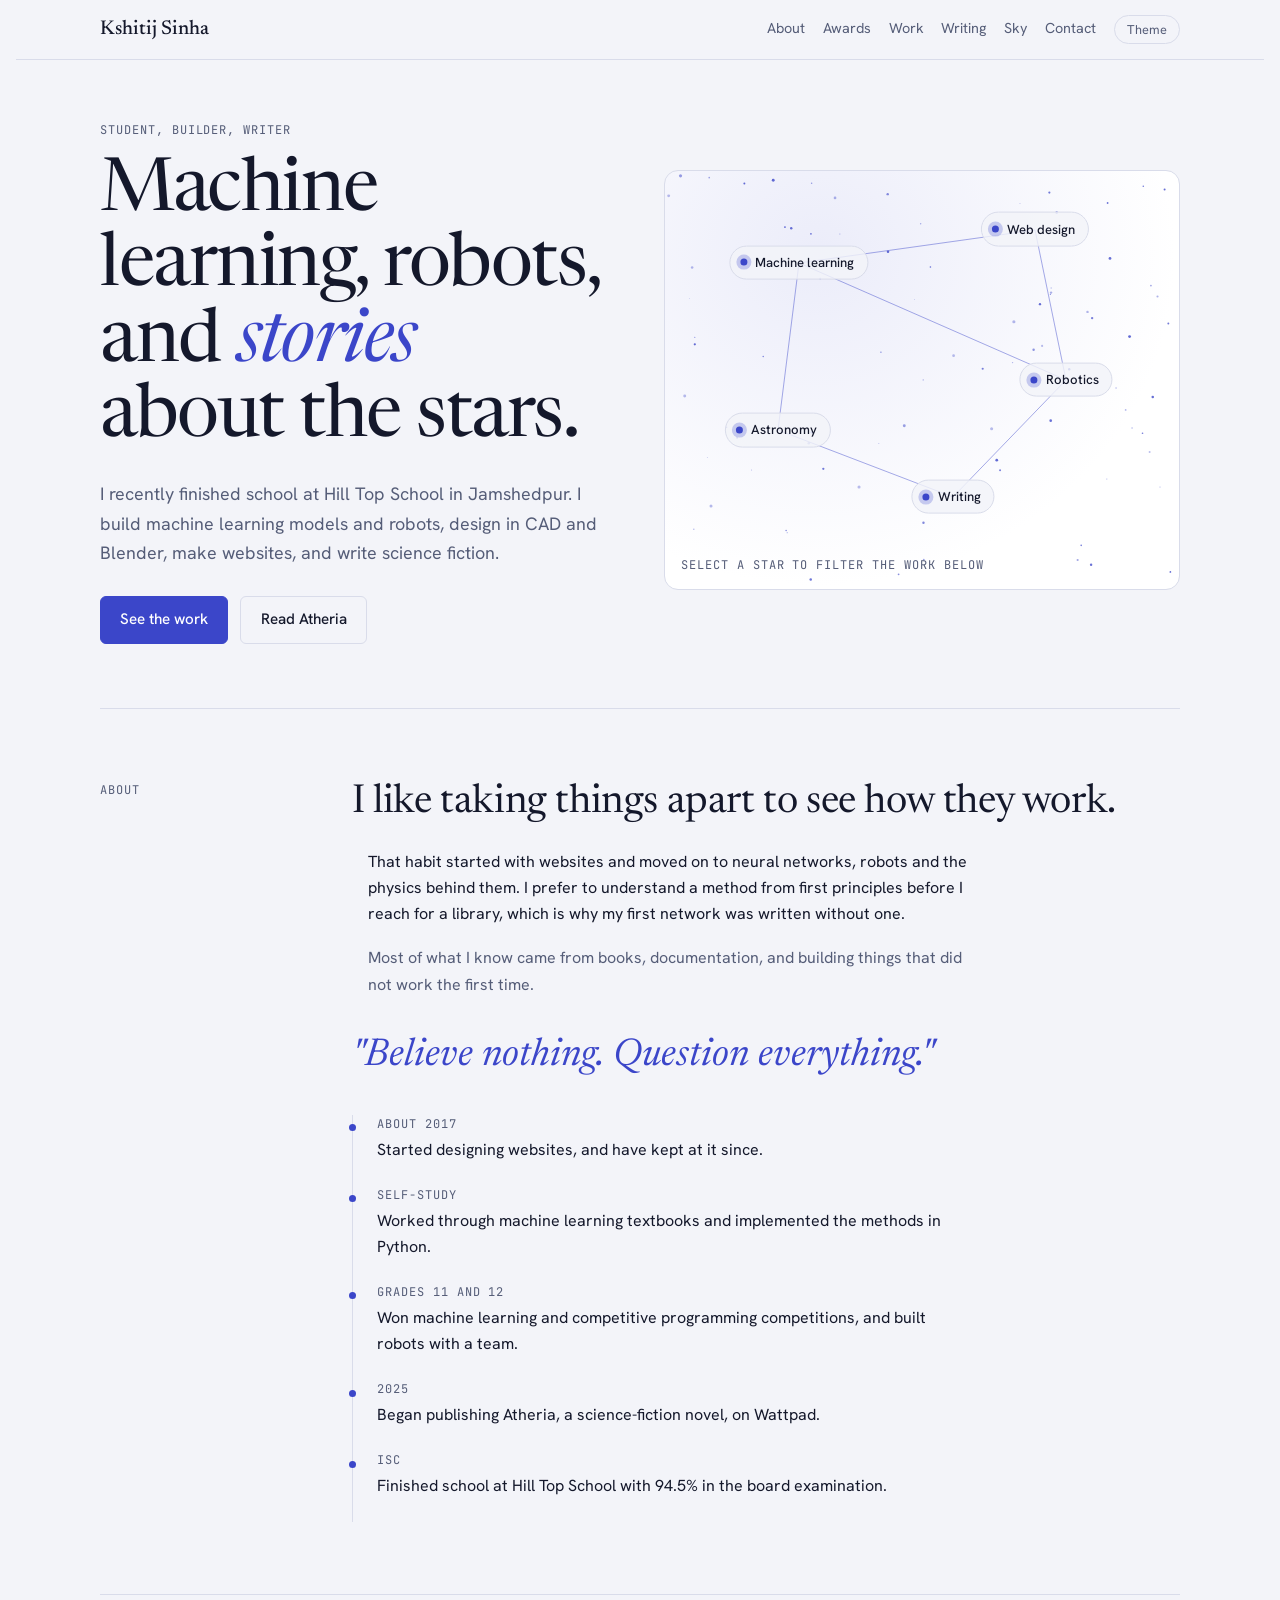
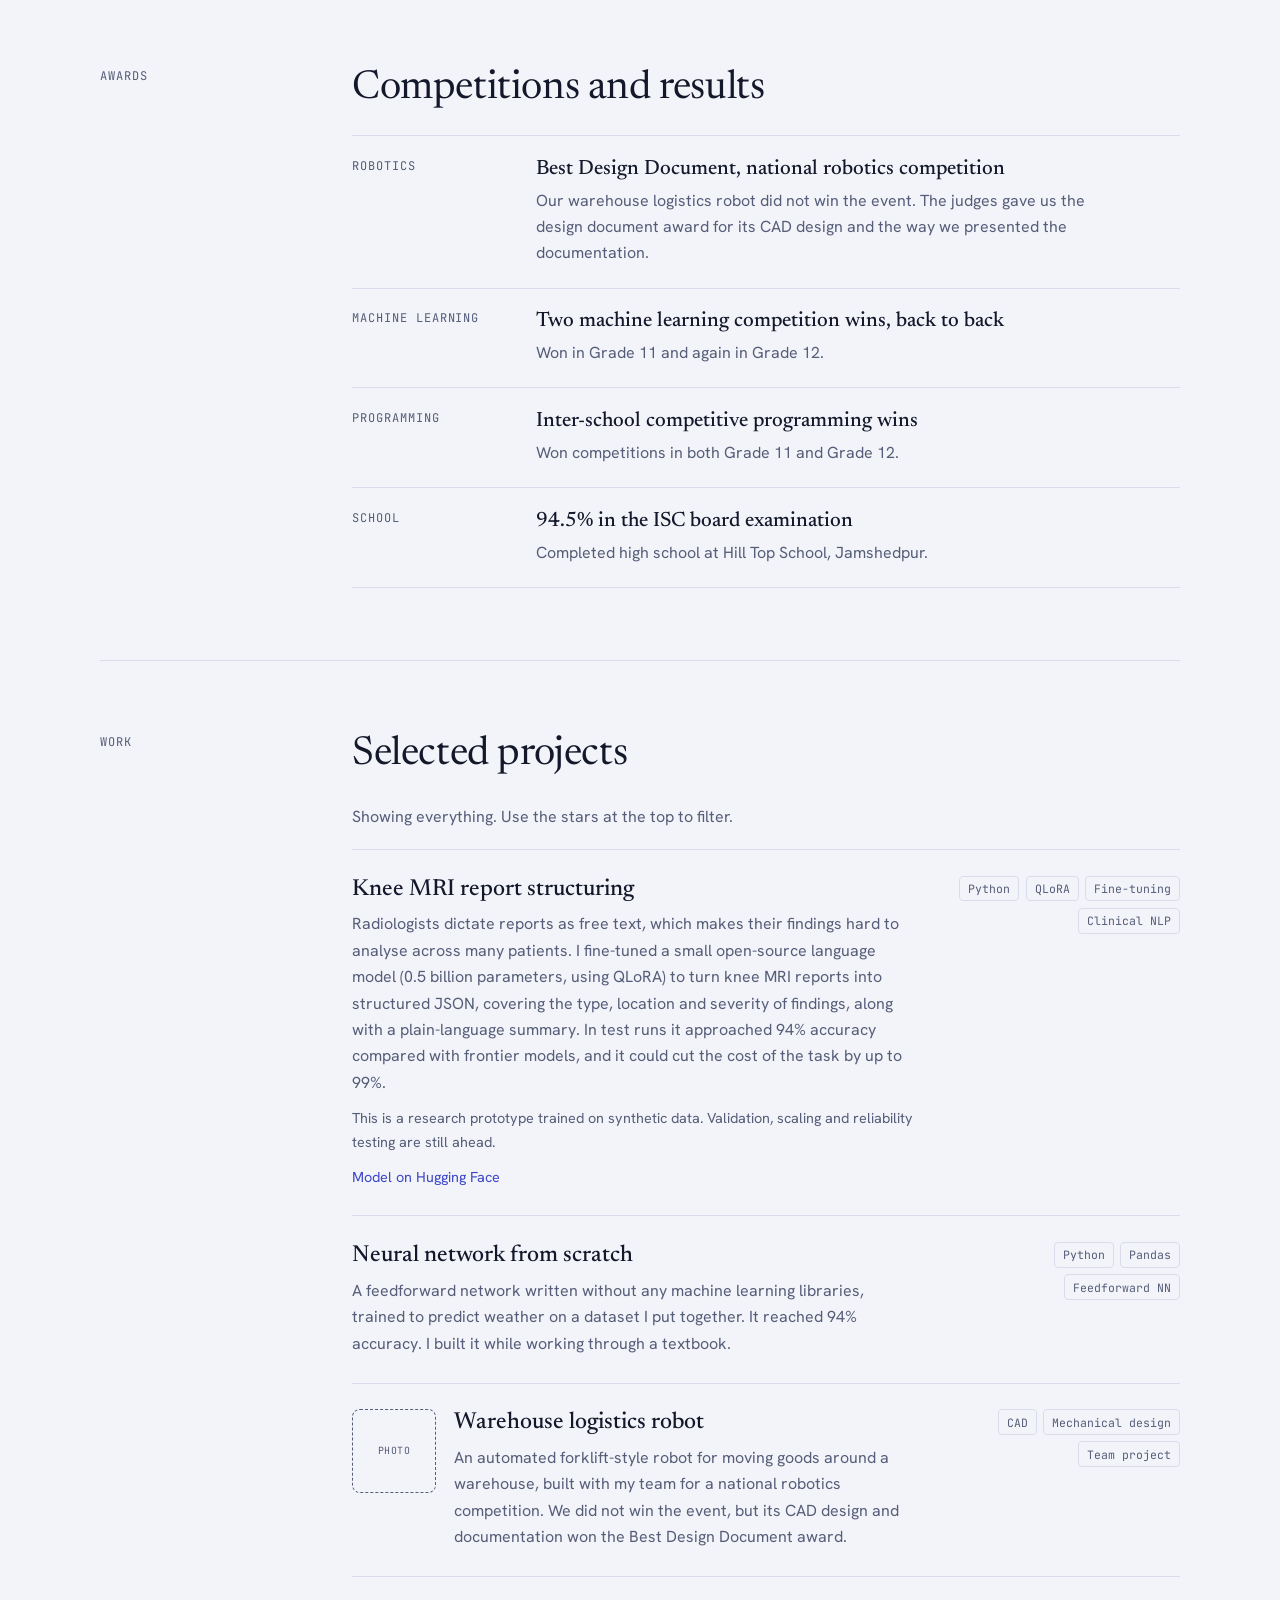
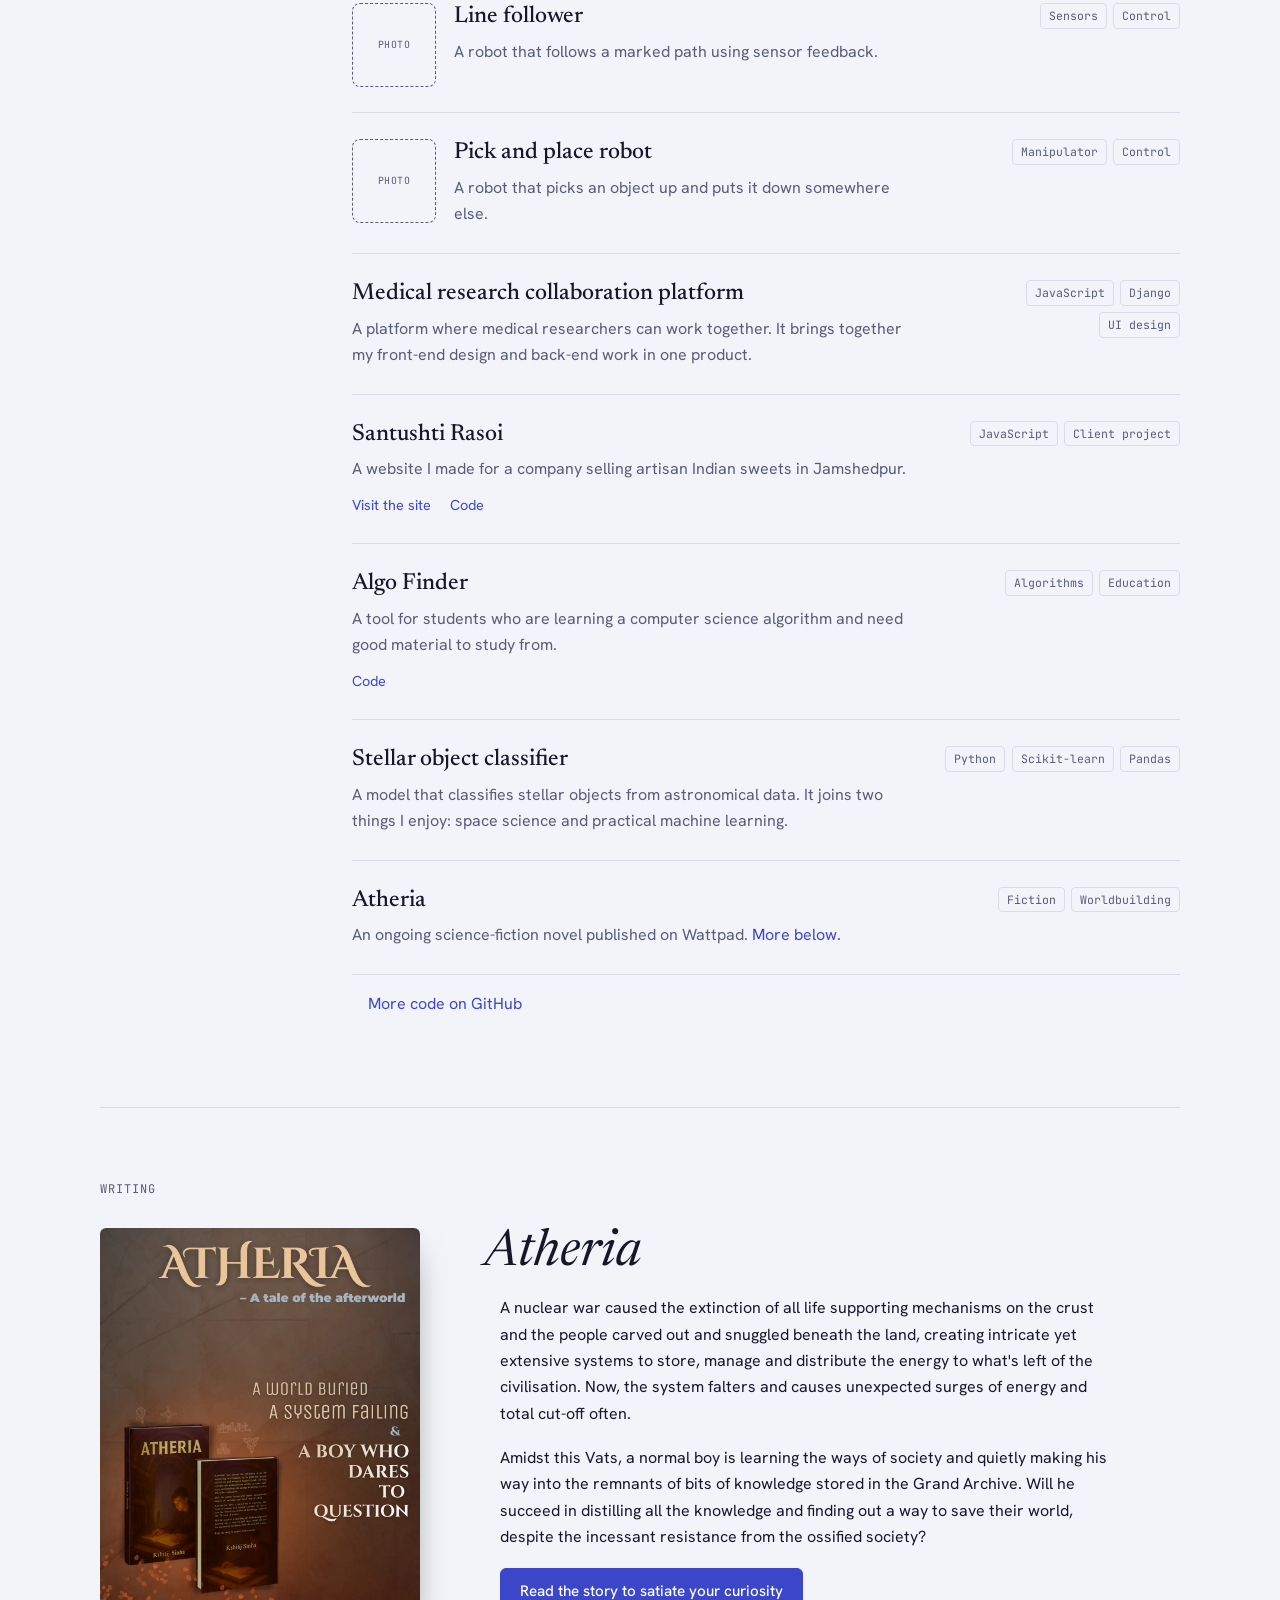
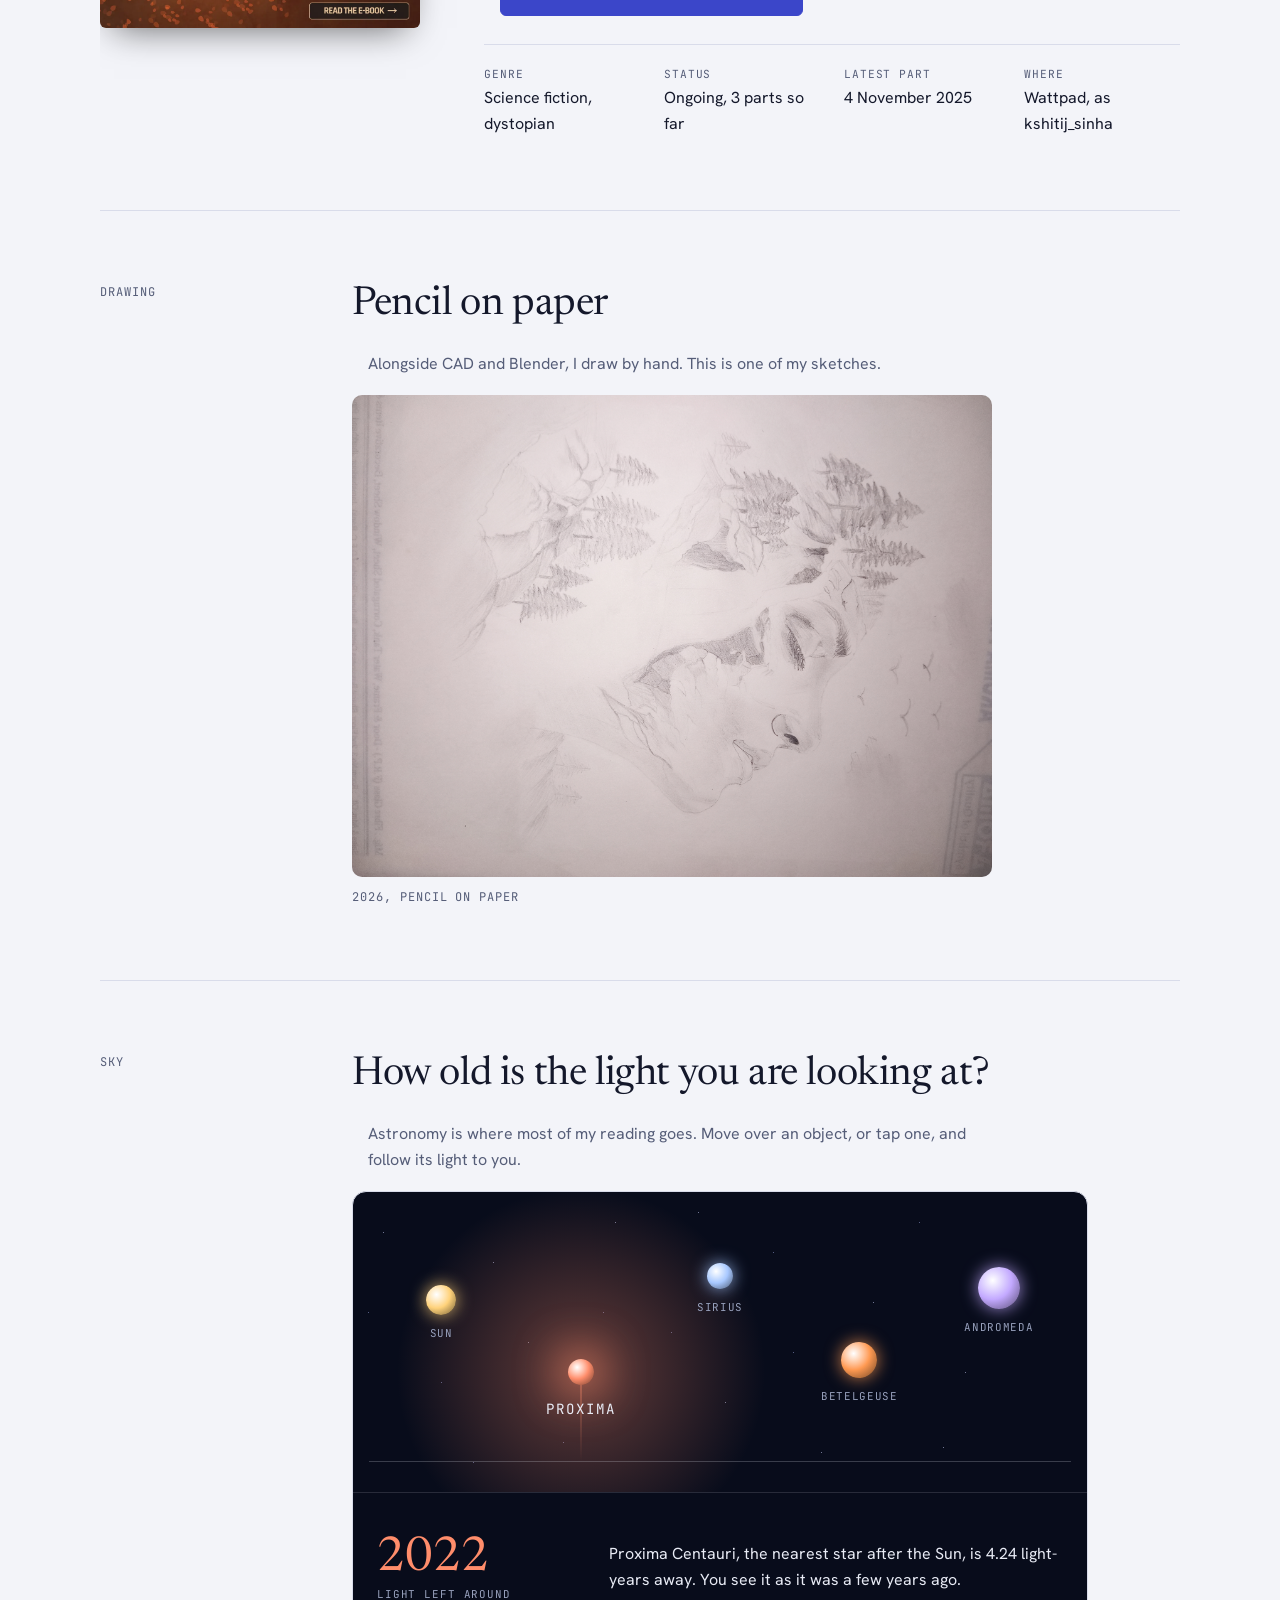
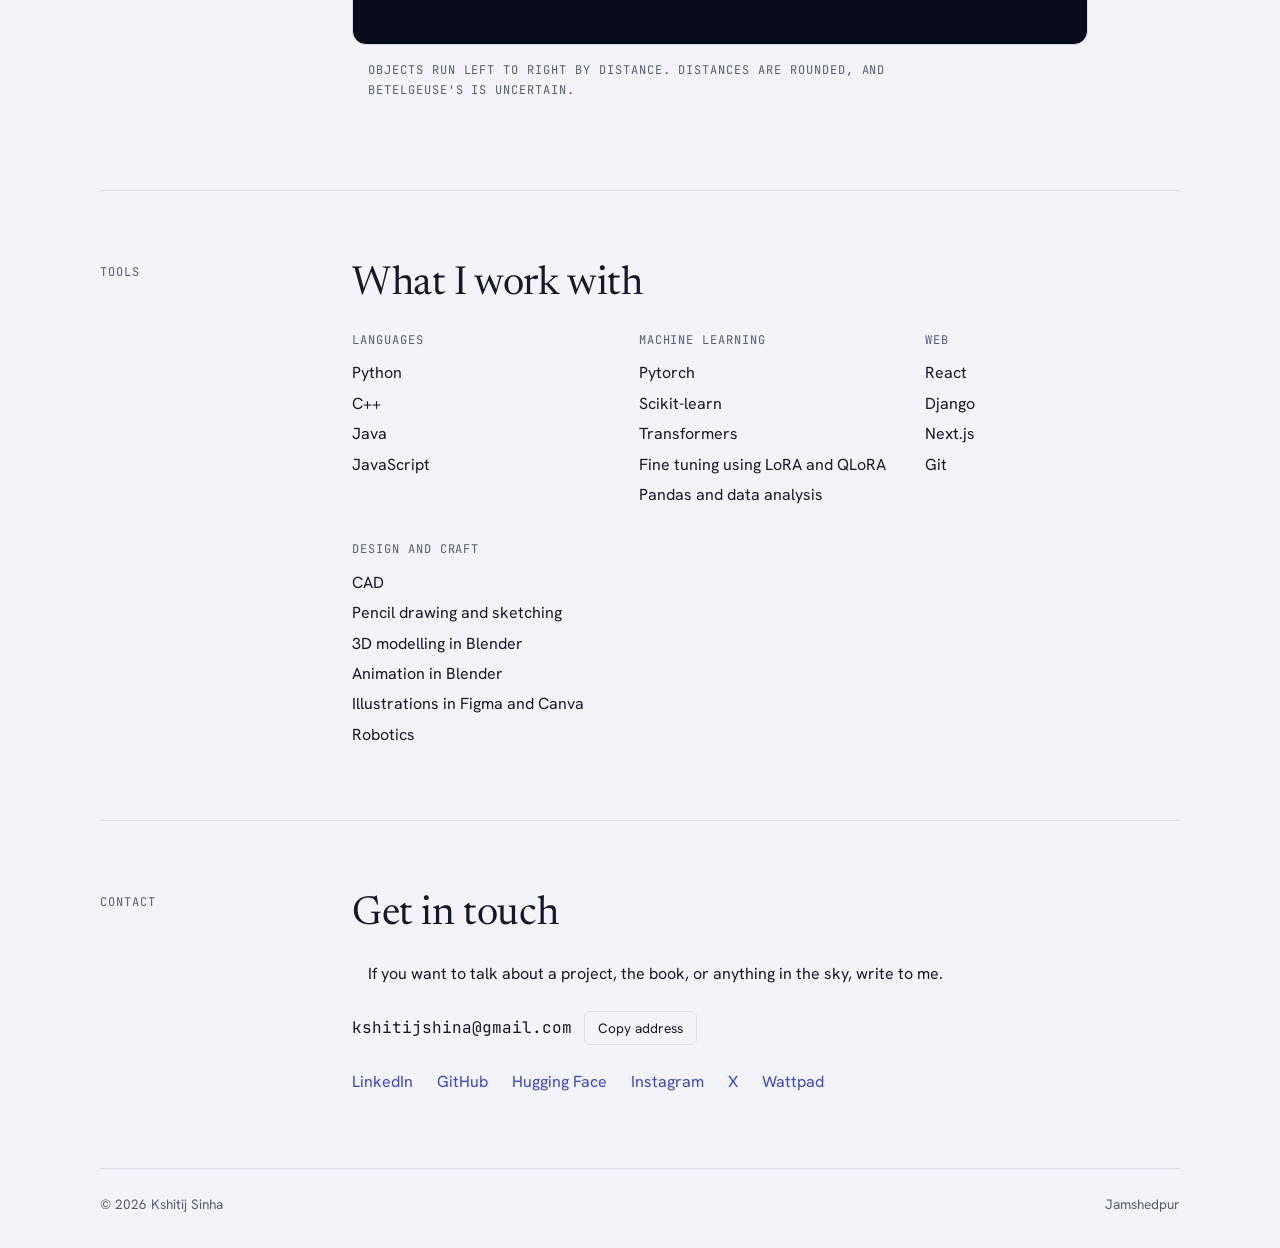
<file: index.html>
<!doctype html><html><head><meta charset=utf8><meta name=viewport content="width=device-width,initial-scale=1,viewport-fit=cover"><style>:root{color-scheme:light;box-sizing:border-box;padding-top:env(safe-area-inset-top,0px);padding-bottom:env(safe-area-inset-bottom,0px)}html{scroll-padding-top:env(safe-area-inset-top,0px)}body{margin:0;padding:0;font:14px -apple-system,BlinkMacSystemFont,sans-serif;background:#fff;color:#000}img{max-width:100%}[hidden]:not([hidden=until-found i]){display:none!important}</style></head><body>
  <title>Kshitij Sinha</title>
  <meta name="claude:viewport-fit-sides" content="cover">
  <link rel="preconnect" href="https://fonts.googleapis.com">
  <link rel="preconnect" href="https://fonts.gstatic.com" crossorigin>
  <link rel="stylesheet" href="https://fonts.googleapis.com/css2?family=Newsreader:ital,opsz,wght@0,6..72,400;0,6..72,500;1,6..72,400;1,6..72,500&family=Hanken+Grotesk:wght@400;500;600&family=JetBrains+Mono:wght@400;500&display=swap">
  <style>
  /* Layout concept: a night-sky field notebook. The hero is an explorable constellation of five interests that filters the work list. The sky section is a fixed night scene where hovering an object tints the sky and sends its light toward you. Ink-blue ground, one periwinkle accent, serif display, grotesk body, mono labels. */
  @property --c { syntax: "<color>"; inherits: true; initial-value: #a9b4ff; }
  :root {
    --bg: #0a0e1a;
    --surface: #10162a;
    --line: #222b48;
    --fg: #e8ebf5;
    --muted: #9aa3bd;
    --accent: #a9b4ff;
    --accent-ink: #0a0e1a;
    --star: #cfd6ff;
    --night: #080c1b;
    --night-fg: #e8ebf5;
    --night-muted: #98a1bd;
    --font-display: "Newsreader", Georgia, "Times New Roman", serif;
    --font-body: "Hanken Grotesk", system-ui, -apple-system, "Segoe UI", sans-serif;
    --font-mono: "JetBrains Mono", ui-monospace, "SF Mono", Menlo, monospace;
    color-scheme: dark;
  }
  @media (prefers-color-scheme: light) {
    :root:not([data-theme="dark"]) {
      --bg: #f3f4f9; --surface: #ffffff; --line: #d9dcea; --fg: #14182b; --muted: #555d78;
      --accent: #3b46c9; --accent-ink: #ffffff; --star: #3b46c9; color-scheme: light;
    }
  }
  :root[data-theme="light"] {
    --bg: #f3f4f9; --surface: #ffffff; --line: #d9dcea; --fg: #14182b; --muted: #555d78;
    --accent: #3b46c9; --accent-ink: #ffffff; --star: #3b46c9; color-scheme: light;
  }

  * { box-sizing: border-box; }
  html { scroll-behavior: smooth; }
  body {
    background: var(--bg);
    color: var(--fg);
    font-family: var(--font-body);
    font-size: 1rem;
    line-height: 1.65;
    padding-left: max(16px, env(safe-area-inset-left, 0px));
    padding-right: max(16px, env(safe-area-inset-right, 0px));
    padding-block: 0 2rem;
  }
  body::before {
    content: ""; position: fixed; inset: 0 0 auto; height: env(safe-area-inset-top, 0px);
    z-index: 10; background: var(--bg);
  }
  a { color: var(--accent); text-decoration: none; text-underline-offset: 3px; }
  a:hover { text-decoration-thickness: 2px; }
  :focus-visible { outline: 2px solid var(--accent); outline-offset: 3px; border-radius: 4px; }
  .wrap { max-width: 1080px; margin: 0 auto; }
  .mono { font-family: var(--font-mono); font-size: 0.75rem; letter-spacing: 0.08em; text-transform: uppercase; color: var(--muted); }

  /* Custom cursor: a star that becomes a crescent moon over clickable things, with a fading trail (mouse and trackpad only) */
  html.has-cursor, html.has-cursor * { cursor: none !important; }
  .cur-trail { position: fixed; inset: 0; width: 100vw; height: 100vh; z-index: 9998; pointer-events: none; }
  .cur-head { position: fixed; left: 0; top: 0; z-index: 9999; pointer-events: none; opacity: 0; transition: opacity 0.25s ease; color: var(--accent); }
  .cur-body {
    position: relative; width: 22px; height: 22px;
    transition: transform 0.3s cubic-bezier(.2,.7,.2,1);
    filter: drop-shadow(0 0 4px color-mix(in srgb, var(--accent) 70%, transparent)) drop-shadow(0 0 1px var(--bg));
  }
  .cur-spin { position: absolute; inset: 0; animation: curspin 9s linear infinite; }
  .cur-star, .cur-moon {
    position: absolute; inset: 0; width: 100%; height: 100%; fill: currentColor;
    stroke: var(--bg); stroke-width: 2.2; stroke-linejoin: round; paint-order: stroke;
    transition: opacity 0.3s ease, transform 0.4s cubic-bezier(.2,.7,.2,1);
  }
  .cur-head.inv { color: var(--accent-ink); }
  .cur-head.inv .cur-star, .cur-head.inv .cur-moon { stroke: var(--accent); }
  .cur-head.night { color: #e8ebf5; }
  .cur-head.night .cur-star, .cur-head.night .cur-moon { stroke: #080c1b; }
  .cur-moon { opacity: 0; transform: scale(0.3) rotate(-70deg); }
  .cur-head.hot .cur-star { opacity: 0; transform: scale(0.3); }
  .cur-head.hot .cur-moon { opacity: 1; transform: scale(1.1) rotate(0deg); }
  .cur-head.hot .cur-body { transform: scale(1.3); }
  .cur-head.down .cur-body { transform: scale(0.8); }
  .cur-head.hot.down .cur-body { transform: scale(1.05); }
  @keyframes curspin { to { transform: rotate(360deg); } }
  @media (prefers-reduced-motion: reduce) { .cur-spin { animation: none; } }

  /* Header */
  header.top {
    position: sticky; top: env(safe-area-inset-top, 0px); z-index: 11;
    background: var(--bg); border-bottom: 1px solid var(--line);
  }
  header.top .wrap { display: flex; align-items: center; justify-content: space-between; gap: 0.5rem 1rem; padding-block: 0.8rem; flex-wrap: wrap; }
  .brand { font-family: var(--font-display); font-size: 1.25rem; font-weight: 500; color: var(--fg); text-decoration: none; }
  nav { display: flex; align-items: center; gap: 0.4rem 1.1rem; flex-wrap: wrap; }
  nav a { color: var(--muted); text-decoration: none; font-size: 0.9rem; }
  nav a:hover { color: var(--fg); }
  .theme-btn {
    font: inherit; font-size: 0.8rem; color: var(--muted); background: none;
    border: 1px solid var(--line); border-radius: 999px; padding: 0.2rem 0.75rem; cursor: pointer;
  }
  .theme-btn:hover { color: var(--fg); border-color: var(--muted); }

  /* Hero */
  .hero { display: grid; grid-template-columns: minmax(0, 1fr) minmax(0, 1fr); gap: 3rem; align-items: center; padding-block: 3.5rem 4rem; }
  .hero h1 {
    font-family: var(--font-display); font-weight: 400; font-size: clamp(2.6rem, 6.5vw, 4.6rem);
    line-height: 1.02; letter-spacing: -0.02em; margin: 0.9rem 0 1.4rem; text-wrap: balance;
  }
  .hero h1 em { font-style: italic; color: var(--accent); }
  .lede { font-size: 1.12rem; color: var(--muted); max-width: 34rem; margin: 0 0 1.75rem; }
  .actions { display: flex; flex-wrap: wrap; gap: 0.75rem; }
  .btn {
    display: inline-block; font-weight: 500; font-size: 0.95rem; text-decoration: none;
    padding: 0.65rem 1.2rem; border-radius: 6px; border: 1px solid var(--line); color: var(--fg);
  }
  .btn:hover { border-color: var(--accent); color: var(--accent); }
  .btn.solid { background: var(--accent); color: var(--accent-ink); border-color: var(--accent); }
  .btn.solid:hover { color: var(--accent-ink); filter: brightness(1.08); }

  .sky {
    position: relative; height: 420px; border: 1px solid var(--line); border-radius: 14px;
    background: radial-gradient(ellipse at 30% 20%, color-mix(in srgb, var(--accent) 10%, var(--surface)) 0%, var(--surface) 70%);
    overflow: hidden; min-width: 0;
  }
  .sky canvas { position: absolute; inset: 0; width: 100%; height: 100%; display: block; }
  .node {
    position: absolute; transform: translate(-50%, -50%);
    font: inherit; font-size: 0.82rem; font-weight: 500; color: var(--fg); cursor: pointer;
    background: color-mix(in srgb, var(--bg) 82%, transparent);
    border: 1px solid var(--line); border-radius: 999px; padding: 0.35rem 0.8rem 0.35rem 0.65rem;
    display: inline-flex; align-items: center; gap: 0.5rem; white-space: nowrap;
    transition: border-color 0.2s, background 0.2s;
  }
  .node::before { content: ""; width: 7px; height: 7px; border-radius: 50%; background: var(--accent); box-shadow: 0 0 0 4px color-mix(in srgb, var(--accent) 25%, transparent); }
  .node:hover { border-color: var(--accent); }
  .node[aria-pressed="true"] { background: var(--accent); color: var(--accent-ink); border-color: var(--accent); }
  .node[aria-pressed="true"]::before { background: var(--accent-ink); box-shadow: none; }
  .sky-hint { position: absolute; left: 1rem; bottom: 0.8rem; margin: 0; }

  /* Sections */
  section { padding-block: 4.5rem; border-top: 1px solid var(--line); scroll-margin-top: 4rem; }
  .sec-head { display: grid; grid-template-columns: minmax(0, 220px) minmax(0, 1fr); gap: 2rem; }
  h2 { font-family: var(--font-display); font-weight: 400; font-size: clamp(1.8rem, 4vw, 2.5rem); line-height: 1.1; letter-spacing: -0.01em; margin: 0 0 1.5rem; text-wrap: balance; }
  .sec-body { min-width: 0; }
  .sec-body p { max-width: 38rem; margin: 1rem 1rem 1.1rem; }
  .muted { color: var(--muted); }

  /* About */
  .quote {
    margin: 2.2rem 0; padding: 0; max-width: 38rem;
    font-family: var(--font-display); font-style: italic; font-weight: 400;
    font-size: clamp(1.7rem, 4vw, 2.4rem); line-height: 1.2; color: var(--accent); text-wrap: balance;
  }
  .quote small { display: block; margin-top: 0.7rem; font-family: var(--font-mono); font-style: normal; font-size: 0.72rem; letter-spacing: 0.08em; text-transform: uppercase; color: var(--muted); }
  .timeline { list-style: none; margin: 2rem 0 0; padding: 0; display: grid; max-width: 38rem; border-left: 1px solid var(--line); }
  .timeline li { position: relative; padding: 0 0 1.4rem 1.5rem; }
  .timeline li::before { content: ""; position: absolute; left: -4px; top: 0.6rem; width: 7px; height: 7px; border-radius: 50%; background: var(--accent); }
  .timeline .mono { display: block; margin-bottom: 0.15rem; }

  /* Awards */
  .awards { margin: 0; padding: 0; list-style: none; border-top: 1px solid var(--line); }
  .awards li { display: grid; grid-template-columns: minmax(0, 10rem) minmax(0, 1fr); gap: 1.5rem; padding: 1.3rem 0; border-bottom: 1px solid var(--line); }
  .awards h3 { font-family: var(--font-display); font-weight: 500; font-size: 1.3rem; line-height: 1.25; margin: 0 0 0.3rem; }
  .awards p { margin: 0; color: var(--muted); max-width: 36rem; }

  /* Work list */
  .filter-bar { display: flex; flex-wrap: wrap; align-items: center; gap: 0.75rem; min-height: 2rem; margin: 0 0 1rem; }
  .clear { font: inherit; font-size: 0.85rem; color: var(--accent); background: none; border: none; cursor: pointer; text-decoration: underline; text-underline-offset: 3px; padding: 0; }
  .work { list-style: none; margin: 0; padding: 0; border-top: 1px solid var(--line); }
  .work li { border-bottom: 1px solid var(--line); padding: 1.6rem 0; display: grid; grid-template-columns: minmax(0, 1fr) minmax(0, 15rem); gap: 1.5rem; transition: opacity 0.25s; }
  .work li.dim { opacity: 0.32; }
  .work h3 { font-family: var(--font-display); font-weight: 500; font-size: 1.45rem; line-height: 1.2; margin: 0 0 0.5rem; }
  .work p { margin: 0; color: var(--muted); max-width: 36rem; }
  .chips { display: flex; flex-wrap: wrap; gap: 0.4rem; align-content: flex-start; justify-content: flex-end; }
  .chip { font-family: var(--font-mono); font-size: 0.72rem; color: var(--muted); border: 1px solid var(--line); border-radius: 4px; padding: 0.15rem 0.5rem; }
  .more { margin-top: 1.5rem; }
  .body { display: flex; gap: 1.1rem; align-items: flex-start; }
  .body > div:last-child { min-width: 0; }
  .thumb {
    flex: 0 0 84px; width: 84px; height: 84px; border: 1px dashed var(--muted); border-radius: 8px;
    display: grid; place-items: center; text-align: center; color: var(--muted);
    font-family: var(--font-mono); font-size: 0.62rem; letter-spacing: 0.06em; text-transform: uppercase; object-fit: cover;
  }
  .item-links { margin-top: 0.7rem; font-size: 0.9rem; display: flex; flex-wrap: wrap; gap: 0.3rem 1.2rem; }
  .note { margin-top: 0.7rem !important; font-size: 0.9rem; }
  .sketch { margin: 0; max-width: 40rem; }
  .sketch-frame {
    aspect-ratio: 4 / 3; max-width: 100%; border: 1px dashed var(--muted); border-radius: 10px;
    display: grid; place-items: center; text-align: center; padding: 1rem; color: var(--muted); background: var(--surface);
  }
  .sketch img { display: block; width: 100%; height: auto; border-radius: 10px; }
  .sketch figcaption { margin-top: 0.7rem; }

  /* Writing */
  .book { display: grid; grid-template-columns: minmax(0, 20rem) minmax(0, 1fr); gap: 4rem; align-items: start; }
  .cover { margin: 0; }
  .cover-frame {
    aspect-ratio: 2 / 3; width: 100%; border: 1px dashed var(--muted); border-radius: 6px; padding: 0.5rem;
    display: grid; place-items: center; text-align: center; color: var(--muted); background: var(--surface);
  }
  .cover img { display: block; width: 100%; height: auto; border-radius: 6px; box-shadow: 0 14px 34px -14px rgba(0, 0, 0, 0.6); }
  .book h3 { font-family: var(--font-display); font-style: italic; font-weight: 400; font-size: clamp(2.2rem, 5vw, 3.2rem); line-height: 1; margin: 0 0 1rem; }
  .book-meta { display: grid; grid-template-columns: repeat(auto-fit, minmax(8.5rem, 1fr)); gap: 1rem 1.5rem; margin: 1.75rem 0 0; padding-top: 1.25rem; border-top: 1px solid var(--line); }
  .book-meta div { display: grid; gap: 0.1rem; align-content: start; }
  .book-meta dt { font-family: var(--font-mono); font-size: 0.7rem; letter-spacing: 0.08em; text-transform: uppercase; color: var(--muted); }
  .book-meta dd { margin: 0; }
  #writing .sec-head { grid-template-columns: minmax(0, 1fr); gap: 1.75rem; }

  /* Sky scene */
  .cosmos {
    --ax: 50%; --ay: 40%;
    border: 1px solid var(--line); border-radius: 14px; overflow: hidden;
    background: var(--night); color: var(--night-fg); max-width: 46rem;
  }
  .stage { position: relative; height: 300px; overflow: hidden; }
  .stage::before {
    content: ""; position: absolute; left: 0; top: 0; width: 1px; height: 1px; border-radius: 50%; background: #cfd6ff;
    box-shadow:
      30px 40px 0 #cfd6ff, 88px 190px 0 #9aa6e0, 140px 70px 0 #cfd6ff, 210px 250px 0 #9aa6e0, 262px 30px 0 #cfd6ff,
      318px 140px 0 #9aa6e0, 372px 210px 0 #cfd6ff, 420px 60px 0 #9aa6e0, 468px 260px 0 #cfd6ff, 520px 110px 0 #cfd6ff,
      566px 30px 0 #9aa6e0, 612px 180px 0 #cfd6ff, 660px 90px 0 #9aa6e0, 15px 120px 0 #9aa6e0, 175px 150px 0 #cfd6ff,
      250px 120px 0 #9aa6e0, 345px 20px 0 #cfd6ff, 440px 160px 0 #9aa6e0, 590px 255px 0 #cfd6ff, 120px 270px 0 #9aa6e0;
    opacity: 0.7;
  }
  .glow {
    position: absolute; left: var(--ax); top: var(--ay); width: 420px; height: 420px; max-width: 120%;
    transform: translate(-50%, -50%); pointer-events: none;
    background: radial-gradient(circle, color-mix(in srgb, var(--c) 38%, transparent) 0%, transparent 62%);
    transition: left 0.9s cubic-bezier(.2,.7,.2,1), top 0.9s cubic-bezier(.2,.7,.2,1), --c 0.9s ease;
  }
  .beam {
    position: absolute; left: var(--ax); top: var(--ay); bottom: 30px; width: 1px; transform: translateX(-50%);
    background: linear-gradient(to bottom, var(--c), transparent); opacity: 0.8; pointer-events: none;
    transition: left 0.9s cubic-bezier(.2,.7,.2,1), top 0.9s cubic-bezier(.2,.7,.2,1), --c 0.9s ease;
  }
  .beam::after {
    content: ""; position: absolute; left: -2px; top: 0; width: 5px; height: 5px; border-radius: 50%;
    background: #fff; box-shadow: 0 0 10px 2px var(--c); animation: travel 2.2s linear infinite;
  }
  @keyframes travel { from { top: 0; opacity: 1; } to { top: 100%; opacity: 0; } }
  .horizon { position: absolute; left: 16px; right: 16px; bottom: 30px; height: 1px; background: color-mix(in srgb, var(--night-fg) 22%, transparent); }
  .orb {
    position: absolute; left: var(--x); top: var(--y); width: var(--s); height: var(--s); padding: 0; border: 0;
    transform: translate(-50%, -50%); border-radius: 50%; cursor: pointer; color: inherit; font: inherit;
    background: radial-gradient(circle at 35% 32%, #ffffff 0%, var(--oc) 48%, color-mix(in srgb, var(--oc) 45%, #000) 100%);
    box-shadow: 0 0 16px 1px color-mix(in srgb, var(--oc) 70%, transparent);
    transition: transform 0.45s cubic-bezier(.2,.7,.2,1), box-shadow 0.45s ease;
  }
  .orb:hover, .orb.on { transform: translate(-50%, -50%) scale(1.3); box-shadow: 0 0 34px 6px color-mix(in srgb, var(--oc) 80%, transparent); }
  .orb:focus-visible { outline: 2px solid #fff; outline-offset: 5px; border-radius: 50%; }
  .orb span {
    position: absolute; top: calc(100% + 0.6rem); left: 50%; transform: translateX(-50%);
    font-family: var(--font-mono); font-size: 0.68rem; letter-spacing: 0.06em; text-transform: uppercase;
    color: var(--night-muted); white-space: nowrap; transition: color 0.3s;
  }
  .orb.on span, .orb:hover span { color: var(--night-fg); }
  .read { padding: 1.4rem 1.5rem 1.6rem; border-top: 1px solid color-mix(in srgb, var(--night-fg) 14%, transparent); display: grid; grid-template-columns: minmax(0, 13rem) minmax(0, 1fr); gap: 1.5rem; align-items: center; min-height: 9.5rem; }
  .read .when { font-family: var(--font-display); font-size: clamp(2rem, 6vw, 3rem); line-height: 1; color: var(--c); transition: --c 0.9s ease; overflow-wrap: anywhere; }
  .read .when small { display: block; margin-top: 0.4rem; font-family: var(--font-mono); font-size: 0.68rem; letter-spacing: 0.08em; text-transform: uppercase; color: var(--night-muted); }
  .read p { margin: 0; max-width: 28rem; color: var(--night-fg); font-size: 1rem; }
  .read .fade { animation: fadeUp 0.55s cubic-bezier(.2,.7,.2,1); }
  @keyframes fadeUp { from { opacity: 0; transform: translateY(8px); } to { opacity: 1; transform: none; } }
  .cosmos-note { margin: 1.75rem 0 0; }

  /* Section reveal: content condenses out of a field of tiny stars while real stars fly in */
  @property --r { syntax: "<length>"; inherits: false; initial-value: 12px; }
  .rv-stars { position: fixed; inset: 0; width: 100vw; height: 100vh; z-index: 9997; pointer-events: none; }
  .js-reveal .rv > * {
    --r: 1px;
    -webkit-mask: radial-gradient(circle at 50% 50%, #000 var(--r), transparent calc(var(--r) + 0.7px)) 0 0 / 14px 14px;
    mask: radial-gradient(circle at 50% 50%, #000 var(--r), transparent calc(var(--r) + 0.7px)) 0 0 / 14px 14px;
    transform: translateY(46px) scale(0.985);
  }
  .js-reveal .rv.in > * { animation: morph 1.25s cubic-bezier(.22,.7,.2,1) both; }
  .js-reveal .rv.in > *:nth-child(2) { animation-delay: 0.14s; }
  .js-reveal .rv.done > * { -webkit-mask: none; mask: none; transform: none; animation: none; }
  @keyframes morph {
    from { --r: 1px; transform: translateY(46px) scale(0.985); }
    to { --r: 12px; transform: none; }
  }

  /* Tools */
  .stack { display: grid; grid-template-columns: repeat(auto-fit, minmax(200px, 1fr)); gap: 2rem; }
  .stack h3 { margin: 0 0 0.6rem; font-family: var(--font-mono); font-size: 0.75rem; font-weight: 400; letter-spacing: 0.08em; text-transform: uppercase; color: var(--muted); }
  .stack ul { list-style: none; margin: 0; padding: 0; display: grid; gap: 0.25rem; }

  /* Contact */
  .mail { display: flex; flex-wrap: wrap; align-items: center; gap: 0.75rem; margin: 1.5rem 0; }
  .mail code { font-family: var(--font-mono); font-size: 1rem; word-break: break-all; user-select: all; }
  .mail button { font: inherit; font-size: 0.85rem; color: var(--fg); background: none; border: 1px solid var(--line); border-radius: 6px; padding: 0.3rem 0.8rem; cursor: pointer; }
  .mail button:hover { border-color: var(--accent); color: var(--accent); }
  .links { display: flex; flex-wrap: wrap; gap: 0.5rem 1.5rem; }
  footer { border-top: 1px solid var(--line); padding-top: 1.5rem; display: flex; flex-wrap: wrap; justify-content: space-between; gap: 0.5rem; color: var(--muted); font-size: 0.85rem; }

  @media (max-width: 800px) {
    .hero { grid-template-columns: minmax(0, 1fr); gap: 2rem; padding-block: 2.5rem 3rem; }
    .sky { height: 380px; }
    .sec-head { grid-template-columns: minmax(0, 1fr); gap: 0.5rem; }
    .book { grid-template-columns: minmax(0, 14rem) minmax(0, 1fr); gap: 2.5rem; }
    .work li { grid-template-columns: minmax(0, 1fr); gap: 0.9rem; }
    .awards li { grid-template-columns: minmax(0, 1fr); gap: 0.3rem; }
    .chips { justify-content: flex-start; }
    section { padding-block: 3.25rem; }
  }
  @media (max-width: 560px) {
    .thumb { flex-basis: 64px; width: 64px; height: 64px; }
    .orb span { display: none; }
    .orb.on span { display: block; }
    .read { grid-template-columns: minmax(0, 1fr); gap: 0.8rem; }
    .book { grid-template-columns: minmax(0, 1fr); }
    .cover { max-width: 18rem; }
  }
  @media (prefers-reduced-motion: reduce) {
    html { scroll-behavior: auto; }
    * { transition: none !important; }
    .beam::after { animation: none; top: 50%; }
    .read .fade { animation: none; }
  }
  </style>

  <header class="top">
    <div class="wrap">
      <a class="brand" href="#top">Kshitij Sinha</a>
      <nav aria-label="Primary">
        <a href="#about">About</a>
        <a href="#awards">Awards</a>
        <a href="#work">Work</a>
        <a href="#writing">Writing</a>
        <a href="#sky">Sky</a>
        <a href="#contact">Contact</a>
        <button class="theme-btn" id="themeBtn" type="button" aria-label="Switch colour theme">Theme</button>
      </nav>
    </div>
  </header>

  <main class="wrap" id="top">
    <div class="hero">
      <div>
        <span class="mono">Student, builder, writer</span>
        <h1>Machine learning, robots, and <em>stories</em> about the stars.</h1>
        <p class="lede">I recently finished school at Hill Top School in Jamshedpur. I build machine learning models and robots, design in CAD and Blender, make websites, and write science fiction.</p>
        <div class="actions">
          <a class="btn solid" href="#work">See the work</a>
          <a class="btn" href="#writing">Read Atheria</a>
        </div>
      </div>
      <div class="sky" id="skyMap">
        <canvas id="stars" aria-hidden="true"></canvas>
        <button class="node" type="button" data-tag="ml" aria-pressed="false" style="left:26%;top:22%">Machine learning</button>
        <button class="node" type="button" data-tag="web" aria-pressed="false" style="left:72%;top:14%">Web design</button>
        <button class="node" type="button" data-tag="robotics" aria-pressed="false" style="left:78%;top:50%">Robotics</button>
        <button class="node" type="button" data-tag="writing" aria-pressed="false" style="left:56%;top:78%">Writing</button>
        <button class="node" type="button" data-tag="astro" aria-pressed="false" style="left:22%;top:62%">Astronomy</button>
        <p class="mono sky-hint">Select a star to filter the work below</p>
      </div>
    </div>

    <section id="about">
      <div class="sec-head">
        <span class="mono">About</span>
        <div class="sec-body">
          <h2>I like taking things apart to see how they work.</h2>
          <p>That habit started with websites and moved on to neural networks, robots and the physics behind them. I prefer to understand a method from first principles before I reach for a library, which is why my first network was written without one.</p>
          <p class="muted">Most of what I know came from books, documentation, and building things that did not work the first time.</p>
          <blockquote class="quote">"Believe nothing. Question everything."<!--<small>Signature quote</small>--></blockquote>
          <ol class="timeline">
            <li><span class="mono">About 2017</span>Started designing websites, and have kept at it since.</li>
            <li><span class="mono">Self-study</span>Worked through machine learning textbooks and implemented the methods in Python.</li>
            <li><span class="mono">Grades 11 and 12</span>Won machine learning and competitive programming competitions, and built robots with a team.</li>
            <li><span class="mono">2025</span>Began publishing Atheria, a science-fiction novel, on Wattpad.</li>
            <li><span class="mono">ISC</span>Finished school at Hill Top School with 94.5% in the board examination.</li>
          </ol>
        </div>
      </div>
    </section>

    <section id="awards">
      <div class="sec-head">
        <span class="mono">Awards</span>
        <div class="sec-body">
          <h2>Competitions and results</h2>
          <ul class="awards">
            <li>
              <span class="mono">Robotics</span>
              <div>
                <h3>Best Design Document, national robotics competition</h3>
                <p>Our warehouse logistics robot did not win the event. The judges gave us the design document award for its CAD design and the way we presented the documentation.</p>
              </div>
            </li>
            <li>
              <span class="mono">Machine learning</span>
              <div>
                <h3>Two machine learning competition wins, back to back</h3>
                <p>Won in Grade 11 and again in Grade 12.</p>
              </div>
            </li>
            <li>
              <span class="mono">Programming</span>
              <div>
                <h3>Inter-school competitive programming wins</h3>
                <p>Won competitions in both Grade 11 and Grade 12.</p>
              </div>
            </li>
            <li>
              <span class="mono">School</span>
              <div>
                <h3>94.5% in the ISC board examination</h3>
                <p>Completed high school at Hill Top School, Jamshedpur.</p>
              </div>
            </li>
          </ul>
        </div>
      </div>
    </section>

    <section id="work">
      <div class="sec-head">
        <span class="mono">Work</span>
        <div class="sec-body">
          <h2>Selected projects</h2>
          <div class="filter-bar" aria-live="polite">
            <span class="muted" id="filterLabel">Showing everything. Use the stars at the top to filter.</span>
            <button class="clear" id="clearBtn" type="button" hidden>Clear filter</button>
          </div>
          <ul class="work" id="workList">
            <li data-tags="ml">
              <div>
                <h3>Knee MRI report structuring</h3>
                <p>Radiologists dictate reports as free text, which makes their findings hard to analyse across many patients. I fine-tuned a small open-source language model (0.5 billion parameters, using QLoRA) to turn knee MRI reports into structured JSON, covering the type, location and severity of findings, along with a plain-language summary. In test runs it approached 94% accuracy compared with frontier models, and it could cut the cost of the task by up to 99%.</p>
                <p class="muted note">This is a research prototype trained on synthetic data. Validation, scaling and reliability testing are still ahead.</p>
                <div class="item-links"><a href="https://huggingface.co/caffeine-and-code/radiology_adapter/tree/main" target="_blank" rel="noopener">Model on Hugging Face</a></div>
              </div>
              <div class="chips"><span class="chip">Python</span><span class="chip">QLoRA</span><span class="chip">Fine-tuning</span><span class="chip">Clinical NLP</span></div>
            </li>
            <li data-tags="ml">
              <div>
                <h3>Neural network from scratch</h3>
                <p>A feedforward network written without any machine learning libraries, trained to predict weather on a dataset I put together. It reached 94% accuracy. I built it while working through a textbook.</p>
              </div>
              <div class="chips"><span class="chip">Python</span><span class="chip">Pandas</span><span class="chip">Feedforward NN</span></div>
            </li>
            <li data-tags="robotics">
              <div class="body">
                <!-- Photo slot: replace this div with <img class="thumb" src="YOUR-PHOTO-URL" alt="Warehouse logistics robot"> -->
                <div class="thumb" aria-hidden="true">Photo</div>
                <div>
                  <h3>Warehouse logistics robot</h3>
                  <p>An automated forklift-style robot for moving goods around a warehouse, built with my team for a national robotics competition. We did not win the event, but its CAD design and documentation won the Best Design Document award.</p>
                </div>
              </div>
              <div class="chips"><span class="chip">CAD</span><span class="chip">Mechanical design</span><span class="chip">Team project</span></div>
            </li>
            <li data-tags="robotics">
              <div class="body">
                <!-- Photo slot: replace this div with <img class="thumb" src="YOUR-PHOTO-URL" alt="Line follower robot"> -->
                <div class="thumb" aria-hidden="true">Photo</div>
                <div>
                  <h3>Line follower</h3>
                  <p>A robot that follows a marked path using sensor feedback.</p>
                </div>
              </div>
              <div class="chips"><span class="chip">Sensors</span><span class="chip">Control</span></div>
            </li>
            <li data-tags="robotics">
              <div class="body">
                <!-- Photo slot: replace this div with <img class="thumb" src="YOUR-PHOTO-URL" alt="Pick and place robot"> -->
                <div class="thumb" aria-hidden="true">Photo</div>
                <div>
                  <h3>Pick and place robot</h3>
                  <p>A robot that picks an object up and puts it down somewhere else.</p>
                </div>
              </div>
              <div class="chips"><span class="chip">Manipulator</span><span class="chip">Control</span></div>
            </li>
            <li data-tags="web">
              <div>
                <h3>Medical research collaboration platform</h3>
                <p>A platform where medical researchers can work together. It brings together my front-end design and back-end work in one product.</p>
              </div>
              <div class="chips"><span class="chip">JavaScript</span><span class="chip">Django</span><span class="chip">UI design</span></div>
            </li>
            <li data-tags="web">
              <div>
                <h3>Santushti Rasoi</h3>
                <p>A website I made for a company selling artisan Indian sweets in Jamshedpur.</p>
                <div class="item-links"><a href="https://santushti-rasoi.vercel.app/" target="_blank" rel="noopener">Visit the site</a><a href="https://github.com/code-with-caffeine/Santushti-Rasoi" target="_blank" rel="noopener">Code</a></div>
              </div>
              <div class="chips"><span class="chip">JavaScript</span><span class="chip">Client project</span></div>
            </li>
            <li data-tags="web">
              <div>
                <h3>Algo Finder</h3>
                <p>A tool for students who are learning a computer science algorithm and need good material to study from.</p>
                <div class="item-links"><a href="https://github.com/code-with-caffeine/algo-finder" target="_blank" rel="noopener">Code</a></div>
              </div>
              <div class="chips"><span class="chip">Algorithms</span><span class="chip">Education</span></div>
            </li>
            <li data-tags="ml astro">
              <div>
                <h3>Stellar object classifier</h3>
                <p>A model that classifies stellar objects from astronomical data. It joins two things I enjoy: space science and practical machine learning.</p>
              </div>
              <div class="chips"><span class="chip">Python</span><span class="chip">Scikit-learn</span><span class="chip">Pandas</span></div>
            </li>
            <li data-tags="writing">
              <div>
                <h3>Atheria</h3>
                <p>An ongoing science-fiction novel published on Wattpad. <a href="#writing">More below.</a></p>
              </div>
              <div class="chips"><span class="chip">Fiction</span><span class="chip">Worldbuilding</span></div>
            </li>
          </ul>
          <p class="more"><a href="https://github.com/code-with-caffeine" target="_blank" rel="noopener">More code on GitHub</a></p>
        </div>
      </div>
    </section>

    <section id="writing">
      <div class="sec-head">
        <span class="mono">Writing</span>
        <div class="sec-body">
          <div class="book">
            <figure class="cover">
              <img src="Atheria flyer.webp" alt="Cover of Atheria">
              <!-- <div class="cover-frame"><span class="mono">Book cover</span></div> -->
            </figure>
            <div class="book-body">
              <h3>Atheria</h3>
              <p>A nuclear war caused the extinction of all life supporting mechanisms on the crust and the people carved out and snuggled beneath the land, creating intricate yet extensive systems to store, manage and distribute the energy to what's left of the civilisation. Now, the system falters and causes unexpected surges of energy and total cut-off often.</p>
                <p> Amidst this Vats, a normal boy is learning the ways of society and quietly making his way into the remnants of bits of knowledge stored in the Grand Archive. Will he succeed in distilling all the knowledge and finding out a way to save their world, despite the incessant resistance from the ossified society?</p>
              <p><a class="btn solid" href="https://www.wattpad.com/story/403686910-atheria" target="_blank" rel="noopener">Read the story to satiate your curiosity</a></p>
            <dl class="book-meta">
              <div><dt>Genre</dt><dd>Science fiction, dystopian</dd></div>
              <div><dt>Status</dt><dd>Ongoing, 3 parts so far</dd></div>
              <div><dt>Latest part</dt><dd>4 November 2025</dd></div>
              <div><dt>Where</dt><dd>Wattpad, as kshitij_sinha</dd></div>
            </dl>
            </div>
          </div>
        </div>
      </div>
    </section>

    <section id="drawing">
      <div class="sec-head">
        <span class="mono">Drawing</span>
        <div class="sec-body">
          <h2>Pencil on paper</h2>
          <p class="muted">Alongside CAD and Blender, I draw by hand. This is one of my sketches.</p>
          <figure class="sketch">
            <img src="drawing.jpg" alt="Pencil sketch by Kshitij">
            <!-- <div class="sketch-frame"><span class="mono">Space for a pencil sketch</span></div> -->
            <figcaption class="mono"> 2026, pencil on paper</figcaption>
          </figure>
        </div>
      </div>
    </section>

    <section id="sky">
      <div class="sec-head">
        <span class="mono">Sky</span>
        <div class="sec-body">
          <h2>How old is the light you are looking at?</h2>
          <p class="muted">Astronomy is where most of my reading goes. Move over an object, or tap one, and follow its light to you.</p>
          <div class="cosmos" id="cosmos">
            <div class="stage">
              <div class="glow"></div>
              <div class="beam"></div>
              <div class="horizon"></div>
              <button class="orb" type="button" data-i="0" style="--x:12%;--y:36%;--s:30px;--oc:#ffd27a"><span>Sun</span></button>
              <button class="orb" type="button" data-i="1" style="--x:31%;--y:60%;--s:20px;--oc:#ff8d6b"><span>Proxima</span></button>
              <button class="orb" type="button" data-i="2" style="--x:50%;--y:28%;--s:26px;--oc:#a8c8ff"><span>Sirius</span></button>
              <button class="orb" type="button" data-i="3" style="--x:69%;--y:56%;--s:36px;--oc:#ff9a52"><span>Betelgeuse</span></button>
              <button class="orb" type="button" data-i="4" style="--x:88%;--y:32%;--s:42px;--oc:#c3a9ff"><span>Andromeda</span></button>
            </div>
            <div class="read">
              <div class="when" id="when"></div>
              <p id="sentence"></p>
            </div>
          </div>
          <p class="mono cosmos-note">Objects run left to right by distance. Distances are rounded, and Betelgeuse's is uncertain.</p>
        </div>
      </div>
    </section>

    <section id="stack">
      <div class="sec-head">
        <span class="mono">Tools</span>
        <div class="sec-body">
          <h2>What I work with</h2>
          <div class="stack">
            <div><h3>Languages</h3><ul><li>Python</li><li>C++</li><li>Java</li><li>JavaScript</li></ul></div>
            <div><h3>Machine learning</h3><ul><li>Pytorch</li><li>Scikit-learn</li><li>Transformers</li><li>Fine tuning using LoRA and QLoRA</li><li>Pandas and data analysis</li></ul></div>
            <div><h3>Web</h3><ul><li>React</li><li>Django</li><li>Next.js</li><li>Git</li></ul></div>
            <div><h3>Design and Craft</h3><ul><li>CAD</li><li>Pencil drawing and sketching</li><li>3D modelling in Blender</li><li>Animation in Blender</li><li>Illustrations in Figma and Canva</li><li>Robotics</li></ul></div>
          </div>
        </div>
      </div>
    </section>

    <section id="contact">
      <div class="sec-head">
        <span class="mono">Contact</span>
        <div class="sec-body">
          <h2>Get in touch</h2>
          <p>If you want to talk about a project, the book, or anything in the sky, write to me.</p>
          <div class="mail">
            <code id="mailText">kshitijshina@gmail.com</code>
            <button type="button" id="copyBtn">Copy address</button>
          </div>
          <div class="links">
            <a href="https://www.linkedin.com/in/kshitij-sinha-8630442b2/" target="_blank" rel="noopener">LinkedIn</a>
            <a href="https://github.com/code-with-caffeine" target="_blank" rel="noopener">GitHub</a>
            <a href="https://huggingface.co/caffeine-and-code" target="_blank" rel="noopener">Hugging Face</a>
            <a href="https://www.instagram.com/kshitijsinha7/" target="_blank" rel="noopener">Instagram</a>
            <a href="https://x.com/Kshitij14616111" target="_blank" rel="noopener">X</a>
            <a href="https://www.wattpad.com/user/kshitij_sinha" target="_blank" rel="noopener">Wattpad</a>
          </div>
        </div>
      </div>
    </section>

    <footer>
      <span>&copy; 2026 Kshitij Sinha</span>
      <span>Jamshedpur</span>
    </footer>
  </main>

  <script>
  (function () {
    var root = document.documentElement;
    var reduce = window.matchMedia('(prefers-reduced-motion: reduce)').matches;

    /* Theme toggle */
    try { var saved = localStorage.getItem('ks-theme'); if (saved) root.setAttribute('data-theme', saved); } catch (e) {}
    document.getElementById('themeBtn').addEventListener('click', function () {
      var cur = root.getAttribute('data-theme');
      if (!cur) cur = window.matchMedia('(prefers-color-scheme: light)').matches ? 'light' : 'dark';
      var next = cur === 'dark' ? 'light' : 'dark';
      root.setAttribute('data-theme', next);
      try { localStorage.setItem('ks-theme', next); } catch (e) {}
    });

    /* Hero star field with constellation lines */
    var sky = document.getElementById('skyMap');
    var canvas = document.getElementById('stars');
    var ctx = canvas.getContext('2d');
    var nodes = Array.prototype.slice.call(sky.querySelectorAll('.node'));
    var stars = [], w = 0, h = 0, px = 0, py = 0, tx = 0, ty = 0;
    var edges = [[0, 1], [1, 2], [2, 3], [3, 4], [4, 0], [0, 2]];

    function size() {
      var dpr = window.devicePixelRatio || 1;
      w = sky.clientWidth; h = sky.clientHeight;
      canvas.width = w * dpr; canvas.height = h * dpr;
      ctx.setTransform(dpr, 0, 0, dpr, 0, 0);
      var count = Math.round(w * h / 2600);
      stars = [];
      for (var i = 0; i < count; i++) {
        stars.push({ x: Math.random() * w, y: Math.random() * h, r: Math.random() * 1.3 + 0.3, d: Math.random() * 0.9 + 0.1, p: Math.random() * 6.28 });
      }
    }
    function color(name) { return getComputedStyle(root).getPropertyValue(name).trim() || '#cfd6ff'; }
    function draw(t) {
      var star = color('--star'), accent = color('--accent');
      ctx.clearRect(0, 0, w, h);
      ctx.fillStyle = star;
      for (var i = 0; i < stars.length; i++) {
        var s = stars[i];
        var x = s.x + px * 14 * s.d, y = s.y + py * 14 * s.d;
        ctx.globalAlpha = 0.35 + 0.45 * (0.5 + 0.5 * Math.sin(t / 900 + s.p));
        ctx.beginPath(); ctx.arc(x, y, s.r, 0, 6.283); ctx.fill();
      }
      ctx.globalAlpha = 0.45; ctx.strokeStyle = accent; ctx.lineWidth = 1;
      var pts = nodes.map(function (n) { return { x: n.offsetLeft + px * 6, y: n.offsetTop + py * 6 }; });
      ctx.beginPath();
      edges.forEach(function (e) { ctx.moveTo(pts[e[0]].x, pts[e[0]].y); ctx.lineTo(pts[e[1]].x, pts[e[1]].y); });
      ctx.stroke();
      ctx.globalAlpha = 1;
    }
    function loop(t) { px += (tx - px) * 0.05; py += (ty - py) * 0.05; draw(t); requestAnimationFrame(loop); }
    size();
    if (reduce) { draw(0); } else { requestAnimationFrame(loop); }
    window.addEventListener('resize', function () { size(); if (reduce) draw(0); });
    sky.addEventListener('pointermove', function (e) {
      var r = sky.getBoundingClientRect();
      tx = (e.clientX - r.left) / r.width - 0.5; ty = (e.clientY - r.top) / r.height - 0.5;
    });
    sky.addEventListener('pointerleave', function () { tx = 0; ty = 0; });
    new MutationObserver(function () { if (reduce) draw(0); }).observe(root, { attributes: true, attributeFilter: ['data-theme'] });

    /* Filter work list from the constellation */
    var names = { ml: 'machine learning', web: 'web design', robotics: 'robotics', writing: 'writing', astro: 'astronomy' };
    var items = Array.prototype.slice.call(document.querySelectorAll('#workList li'));
    var label = document.getElementById('filterLabel');
    var clearBtn = document.getElementById('clearBtn');
    var active = null;
    function apply(tag) {
      active = tag;
      nodes.forEach(function (n) { n.setAttribute('aria-pressed', String(n.dataset.tag === tag)); });
      items.forEach(function (li) { li.classList.toggle('dim', !!tag && li.dataset.tags.split(' ').indexOf(tag) === -1); });
      if (tag) {
        var n = items.filter(function (li) { return li.dataset.tags.split(' ').indexOf(tag) !== -1; }).length;
        label.textContent = 'Highlighting ' + n + (n === 1 ? ' project' : ' projects') + ' tagged ' + names[tag] + '.';
        clearBtn.hidden = false;
      } else {
        label.textContent = 'Showing everything. Use the stars at the top to filter.';
        clearBtn.hidden = true;
      }
    }
    nodes.forEach(function (n) {
      n.addEventListener('click', function () {
        var tag = n.dataset.tag;
        apply(active === tag ? null : tag);
        if (active) document.getElementById('work').scrollIntoView({ behavior: reduce ? 'auto' : 'smooth', block: 'start' });
      });
    });
    clearBtn.addEventListener('click', function () { apply(null); });

    /* Sky scene: hover tints the sky and sends the light toward you */
    var year = new Date().getFullYear();
    function yearsAgo(ly) { return Math.round(year - ly); }
    var objs = [
      { c: '#ffd27a', x: 12, y: 36, when: '8 minutes', cap: 'ago', text: 'Sunlight takes about eight minutes to reach you, so you always see the Sun a little in the past.' },
      { c: '#ff8d6b', x: 31, y: 60, when: String(yearsAgo(4.24)), cap: 'light left around', text: 'Proxima Centauri, the nearest star after the Sun, is 4.24 light-years away. You see it as it was a few years ago.' },
      { c: '#a8c8ff', x: 50, y: 28, when: String(yearsAgo(8.6)), cap: 'light left around', text: 'Sirius, the brightest star in the night sky, is about 8.6 light-years away.' },
      { c: '#ff9a52', x: 69, y: 56, when: String(yearsAgo(550)), cap: 'light left around', text: 'Betelgeuse is roughly 550 light-years away, so its light set out before printed books were common.' },
      { c: '#c3a9ff', x: 88, y: 32, when: '2.5 million years', cap: 'ago', text: 'The Andromeda Galaxy is about 2.5 million light-years away. This light left before modern humans existed.' }
    ];
    var cosmos = document.getElementById('cosmos');
    var orbs = Array.prototype.slice.call(cosmos.querySelectorAll('.orb'));
    var whenEl = document.getElementById('when');
    var sentEl = document.getElementById('sentence');
    var current = -1, touched = false;

    function show(i) {
      if (i === current) return;
      current = i;
      var o = objs[i];
      cosmos.style.setProperty('--c', o.c);
      cosmos.style.setProperty('--ax', o.x + '%');
      cosmos.style.setProperty('--ay', o.y + '%');
      orbs.forEach(function (b, k) { b.classList.toggle('on', k === i); });
      whenEl.innerHTML = o.when + '<small>' + o.cap + '</small>';
      sentEl.textContent = o.text;
      [whenEl, sentEl].forEach(function (el) { el.classList.remove('fade'); void el.offsetWidth; el.classList.add('fade'); });
    }
    orbs.forEach(function (b) {
      var i = parseInt(b.dataset.i, 10);
      var pick = function () { touched = true; show(i); };
      b.addEventListener('pointerenter', pick);
      b.addEventListener('focus', pick);
      b.addEventListener('click', pick);
    });
    show(1);

    /* Gentle idle cycle until the visitor interacts */
    var visible = false;
    if ('IntersectionObserver' in window) {
      new IntersectionObserver(function (es) { visible = es[0].isIntersecting; }, { threshold: 0.4 }).observe(cosmos);
    }
    if (!reduce) {
      setInterval(function () { if (!touched && visible && !document.hidden) show((current + 1) % objs.length); }, 4200);
    }

    /* Custom cursor: a star that becomes a crescent moon over links, with a fading trail */
    if (window.matchMedia('(hover: hover) and (pointer: fine)').matches) {
      var head = document.createElement('div');
      head.className = 'cur-head';
      head.setAttribute('aria-hidden', 'true');
      head.innerHTML =
        '<div class="cur-body">' +
          '<div class="cur-spin"><svg class="cur-star" viewBox="0 0 24 24"><path d="M12 1C12.8 7.5 16.5 11.2 23 12C16.5 12.8 12.8 16.5 12 23C11.2 16.5 7.5 12.8 1 12C7.5 11.2 11.2 7.5 12 1Z"/></svg></div>' +
          '<svg class="cur-moon" viewBox="0 0 24 24"><path d="M21 12.79A9 9 0 1 1 11.21 3 7 7 0 0 0 21 12.79z"/></svg>' +
        '</div>';
      var trail = document.createElement('canvas');
      trail.className = 'cur-trail';
      trail.setAttribute('aria-hidden', 'true');
      document.body.appendChild(trail);
      document.body.appendChild(head);
      var tctx = trail.getContext('2d');
      var tw = 0, th = 0;
      function fitTrail() {
        var dpr = window.devicePixelRatio || 1;
        tw = window.innerWidth; th = window.innerHeight;
        trail.width = tw * dpr; trail.height = th * dpr;
        tctx.setTransform(dpr, 0, 0, dpr, 0, 0);
      }
      fitTrail();
      window.addEventListener('resize', fitTrail);

      var pts = [], sparks = [], started = false, lastX = 0, lastY = 0, ink = '#a9b4ff', frame = 0, inNight = false;
      var invSel = '.btn.solid, .node[aria-pressed="true"]';
      var LIFE = 520;
      var hotSel = 'a, button, select, .orb, .node, summary, [role="button"]';

      function tickTrail() {
        var now = performance.now();
        frame++;
        if (frame % 30 === 1) ink = getComputedStyle(root).getPropertyValue('--accent').trim() || ink;
        tctx.clearRect(0, 0, tw, th);
        while (pts.length && now - pts[0].t > LIFE) pts.shift();
        var col = inNight ? '#cfd6ff' : ink;
        tctx.strokeStyle = col; tctx.fillStyle = col; tctx.lineCap = 'round';
        for (var i = 1; i < pts.length; i++) {
          if (pts[i].t - pts[i - 1].t > 120) continue;
          var a = 1 - (now - pts[i].t) / LIFE;
          tctx.globalAlpha = Math.max(0, a) * 0.38;
          tctx.lineWidth = 0.6 + 4.2 * a;
          tctx.beginPath(); tctx.moveTo(pts[i - 1].x, pts[i - 1].y); tctx.lineTo(pts[i].x, pts[i].y); tctx.stroke();
        }
        sparks = sparks.filter(function (s) { return now - s.t < s.life; });
        tctx.lineWidth = 1;
        for (var j = 0; j < sparks.length; j++) {
          var s = sparks[j], k = 1 - (now - s.t) / s.life;
          s.x += s.vx; s.y += s.vy;
          var sz = s.s * (0.4 + 0.6 * k);
          tctx.globalAlpha = Math.max(0, k) * 0.5;
          tctx.beginPath();
          tctx.moveTo(s.x - sz, s.y); tctx.lineTo(s.x + sz, s.y);
          tctx.moveTo(s.x, s.y - sz); tctx.lineTo(s.x, s.y + sz);
          tctx.stroke();
        }
        tctx.globalAlpha = 1;
        requestAnimationFrame(tickTrail);
      }

      document.addEventListener('pointermove', function (e) {
        if (e.pointerType && e.pointerType !== 'mouse' && e.pointerType !== 'pen') return;
        var x = e.clientX, y = e.clientY;
        head.style.transform = 'translate3d(' + x + 'px,' + y + 'px,0) translate(-50%,-50%)';
        head.style.opacity = 1;
        if (!started) {
          started = true; lastX = x; lastY = y;
          root.classList.add('has-cursor');
          if (!reduce) requestAnimationFrame(tickTrail);
        }
        if (reduce) return;
        if (Math.hypot(x - lastX, y - lastY) > 2) {
          var now = performance.now();
          pts.push({ x: x, y: y, t: now });
          lastX = x; lastY = y;
          if (Math.random() < 0.35) {
            sparks.push({ x: x + (Math.random() - 0.5) * 10, y: y + (Math.random() - 0.5) * 10, vx: (Math.random() - 0.5) * 0.4, vy: Math.random() * 0.5 + 0.1, t: now, life: 700 + Math.random() * 500, s: 1.5 + Math.random() * 2.5 });
          }
        }
      });
      document.addEventListener('pointerover', function (e) {
        var t = e.target, has = function (sel) { return !!(t.closest && t.closest(sel)); };
        inNight = has('.cosmos');
        head.classList.toggle('hot', has(hotSel));
        head.classList.toggle('inv', has(invSel));
        head.classList.toggle('night', inNight);
      });
      document.addEventListener('pointerdown', function () { head.classList.add('down'); });
      document.addEventListener('pointerup', function () { head.classList.remove('down'); });
      document.documentElement.addEventListener('mouseleave', function () { head.style.opacity = 0; });
    }

    /* Section reveal: tiny stars fly in while the content condenses out of star dust */
    if ('IntersectionObserver' in window && !reduce) {
      var rvCanvas = document.createElement('canvas');
      rvCanvas.className = 'rv-stars';
      rvCanvas.setAttribute('aria-hidden', 'true');
      document.body.appendChild(rvCanvas);
      var rctx = rvCanvas.getContext('2d');
      var rvw = 0, rvh = 0, rparts = [], rrunning = false;
      var fitRv = function () {
        var dpr = window.devicePixelRatio || 1;
        rvw = window.innerWidth; rvh = window.innerHeight;
        rvCanvas.width = rvw * dpr; rvCanvas.height = rvh * dpr;
        rctx.setTransform(dpr, 0, 0, dpr, 0, 0);
      };
      fitRv();
      window.addEventListener('resize', fitRv);

      var rvFrame = function () {
        var now = performance.now(), sx = window.scrollX, sy = window.scrollY;
        rctx.clearRect(0, 0, rvw, rvh);
        rparts = rparts.filter(function (p) { return now - p.t0 < p.dur + 650; });
        for (var i = 0; i < rparts.length; i++) {
          var p = rparts[i], t = now - p.t0;
          if (t < 0) continue;
          var k = Math.min(1, t / p.dur), e = 1 - Math.pow(1 - k, 3);
          var e2 = Math.max(0, e - 0.07);
          var x = p.x0 + (p.tx - p.x0) * e - sx, y = p.y0 + (p.ty - p.y0) * e - sy;
          var x2 = p.x0 + (p.tx - p.x0) * e2 - sx, y2 = p.y0 + (p.ty - p.y0) * e2 - sy;
          var tw = 0.65 + 0.35 * Math.sin(t / 90 + p.ph);
          var a = k < 1 ? k : Math.max(0, 1 - (t - p.dur) / 650);
          rctx.globalAlpha = a * 0.85 * tw;
          rctx.strokeStyle = p.col; rctx.fillStyle = p.col;
          if (k < 1) {
            rctx.lineWidth = p.s * 0.8; rctx.lineCap = 'round';
            rctx.beginPath(); rctx.moveTo(x2, y2); rctx.lineTo(x, y); rctx.stroke();
          }
          rctx.beginPath(); rctx.arc(x, y, p.s, 0, 6.283); rctx.fill();
          if (p.s > 1.4 && k >= 1) {
            var g = p.s * 3 * a;
            rctx.lineWidth = 0.8;
            rctx.beginPath(); rctx.moveTo(x - g, y); rctx.lineTo(x + g, y); rctx.moveTo(x, y - g); rctx.lineTo(x, y + g); rctx.stroke();
          }
        }
        rctx.globalAlpha = 1;
        if (rparts.length) { requestAnimationFrame(rvFrame); } else { rrunning = false; rctx.clearRect(0, 0, rvw, rvh); }
      };

      var spawnStars = function (el) {
        var r = el.getBoundingClientRect(), sx = window.scrollX, sy = window.scrollY;
        var top = Math.max(r.top, 0), bottom = Math.min(r.bottom, rvh);
        var vis = Math.max(bottom - top, 40);
        var col = getComputedStyle(root).getPropertyValue('--star').trim() || '#cfd6ff';
        var n = Math.min(120, Math.round(r.width * vis / 8000) + 28);
        var now = performance.now();
        for (var i = 0; i < n; i++) {
          var tx = r.left + Math.random() * r.width + sx;
          var ty = top + Math.random() * vis + sy;
          var ang = Math.random() * 6.283, dist = 100 + Math.random() * 240;
          rparts.push({
            tx: tx, ty: ty, x0: tx + Math.cos(ang) * dist, y0: ty + Math.sin(ang) * dist + 90,
            t0: now + Math.random() * 380, dur: 750 + Math.random() * 650,
            s: 0.7 + Math.random() * 1.7, col: col, ph: Math.random() * 6.28
          });
        }
        if (!rrunning) { rrunning = true; requestAnimationFrame(rvFrame); }
      };

      root.classList.add('js-reveal');
      var rvRoots = Array.prototype.slice.call(document.querySelectorAll('.hero, .sec-head'));
      rvRoots.forEach(function (el) { el.classList.add('rv'); });
      var rvObs = new IntersectionObserver(function (entries) {
        entries.forEach(function (en) {
          if (!en.isIntersecting) return;
          var el = en.target;
          rvObs.unobserve(el);
          el.classList.add('in');
          spawnStars(el);
          setTimeout(function () { el.classList.add('done'); }, 1750);
        });
      }, { threshold: 0.1, rootMargin: '0px 0px -6% 0px' });
      rvRoots.forEach(function (el) { rvObs.observe(el); });
    }

    /* Copy email */
    var copyBtn = document.getElementById('copyBtn');
    copyBtn.addEventListener('click', function () {
      var text = document.getElementById('mailText').textContent;
      var done = function () { copyBtn.textContent = 'Copied'; setTimeout(function () { copyBtn.textContent = 'Copy address'; }, 1800); };
      var fallback = function () {
        var r = document.createRange(); r.selectNodeContents(document.getElementById('mailText'));
        var s = window.getSelection(); s.removeAllRanges(); s.addRange(r);
        copyBtn.textContent = 'Press copy';
      };
      if (navigator.clipboard && navigator.clipboard.writeText) { navigator.clipboard.writeText(text).then(done, fallback); } else { fallback(); }
    });
  })();
  </script>

  </body></html>
</file>
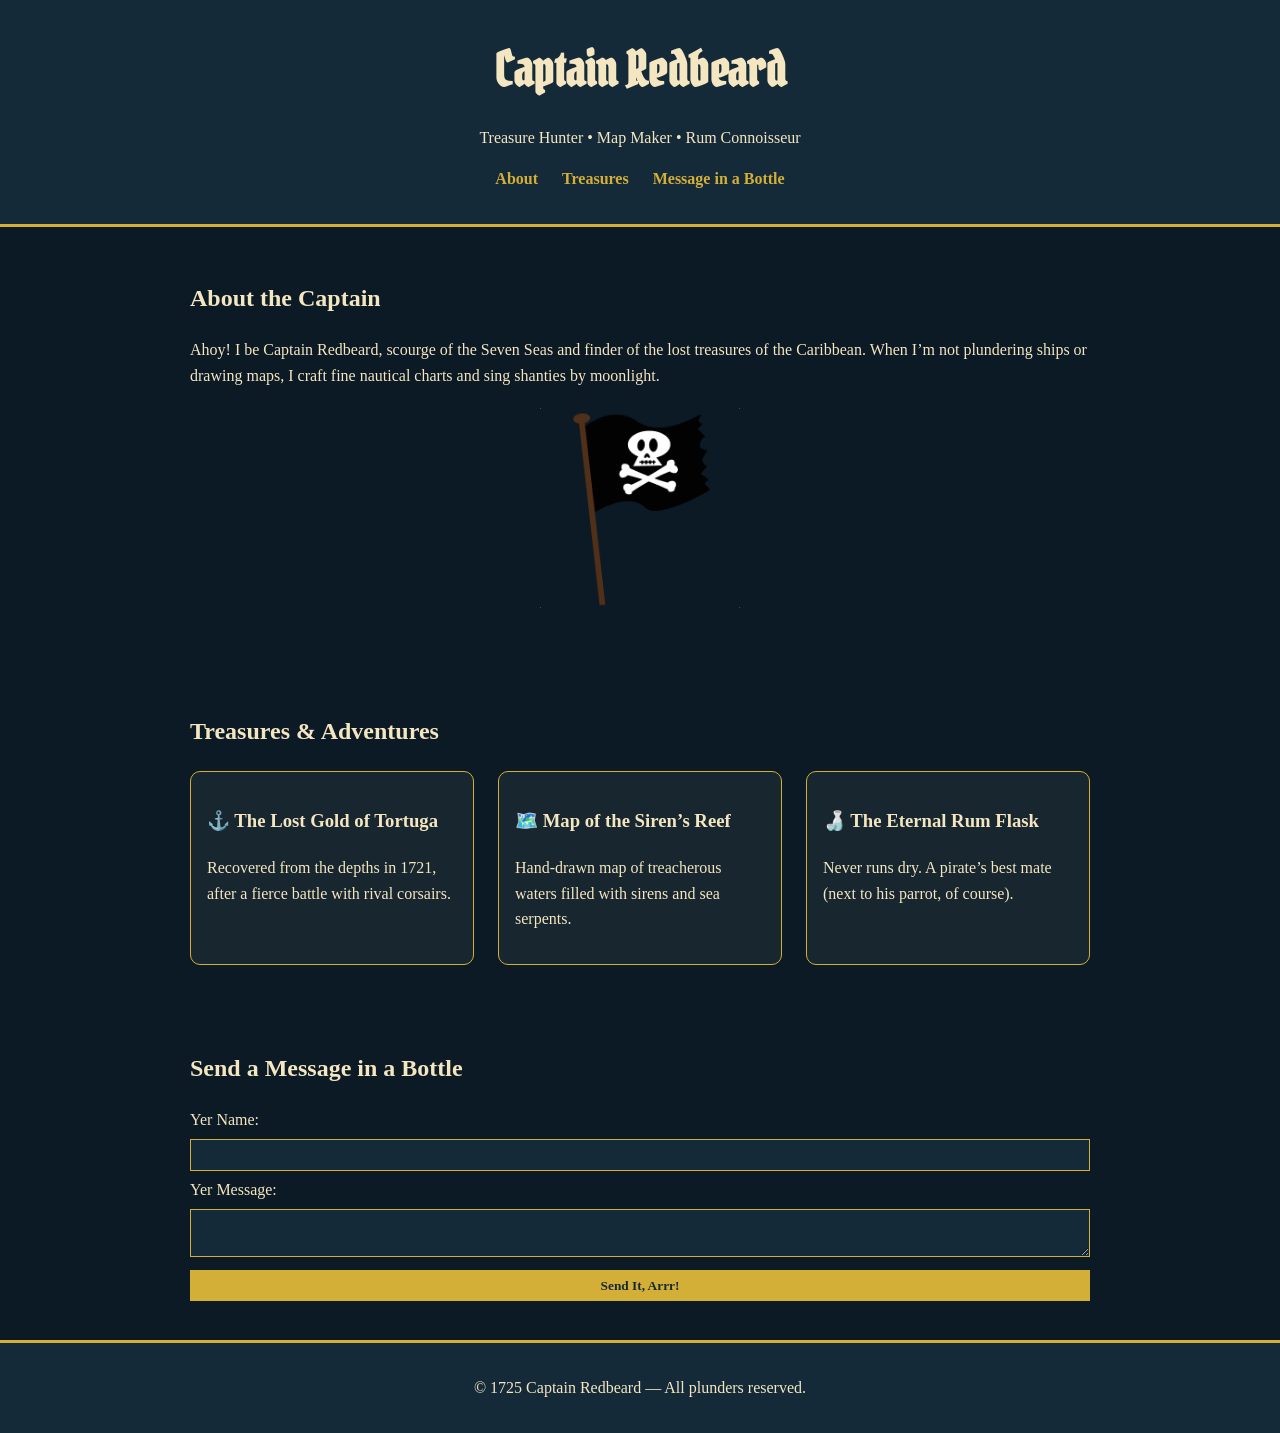
<file: pirate.html>
<!DOCTYPE html>
<html lang="en">
<head>
  <meta charset="UTF-8" />
  <meta name="viewport" content="width=device-width, initial-scale=1.0" />
  <title>Captain Redbeard’s Portfolio</title>
  <link rel="stylesheet" href="pirate.css" />
</head>
<body>
  <header>
    <h1>Captain Redbeard</h1>
    <p>Treasure Hunter • Map Maker • Rum Connoisseur</p>
    <nav>
      <a href="#about">About</a>
      <a href="#treasures">Treasures</a>
      <a href="#contact">Message in a Bottle</a>
    </nav>
  </header>

  <section id="about">
    <h2>About the Captain</h2>
    <p>
      Ahoy! I be Captain Redbeard, scourge of the Seven Seas and finder of the lost treasures of the Caribbean.
      When I’m not plundering ships or drawing maps, I craft fine nautical charts and sing shanties by moonlight.
    </p>
    <img src="flag.png" alt="Pirate flag" class="flag">
  </section>

  <section id="treasures">
    <h2>Treasures & Adventures</h2>
    <div class="treasure-grid">
      <div class="treasure">
        <h3>⚓ The Lost Gold of Tortuga</h3>
        <p>Recovered from the depths in 1721, after a fierce battle with rival corsairs.</p>
      </div>
      <div class="treasure">
        <h3>🗺️ Map of the Siren’s Reef</h3>
        <p>Hand-drawn map of treacherous waters filled with sirens and sea serpents.</p>
      </div>
      <div class="treasure">
        <h3>🍶 The Eternal Rum Flask</h3>
        <p>Never runs dry. A pirate’s best mate (next to his parrot, of course).</p>
      </div>
    </div>
  </section>

  <section id="contact">
    <h2>Send a Message in a Bottle</h2>
    <form id="message-form">
      <label for="name">Yer Name:</label>
      <input type="text" id="name" name="name" required>
      
      <label for="message">Yer Message:</label>
      <textarea id="message" name="message" required></textarea>
      
      <button type="submit">Send It, Arrr!</button>
    </form>
    <p id="response" class="hidden">Yer message be sent across the seas!</p>
  </section>

  <footer>
    <p>© 1725 Captain Redbeard — All plunders reserved.</p>
  </footer>

  <script src="pirate.js"></script>
</body>
</html>
</file>
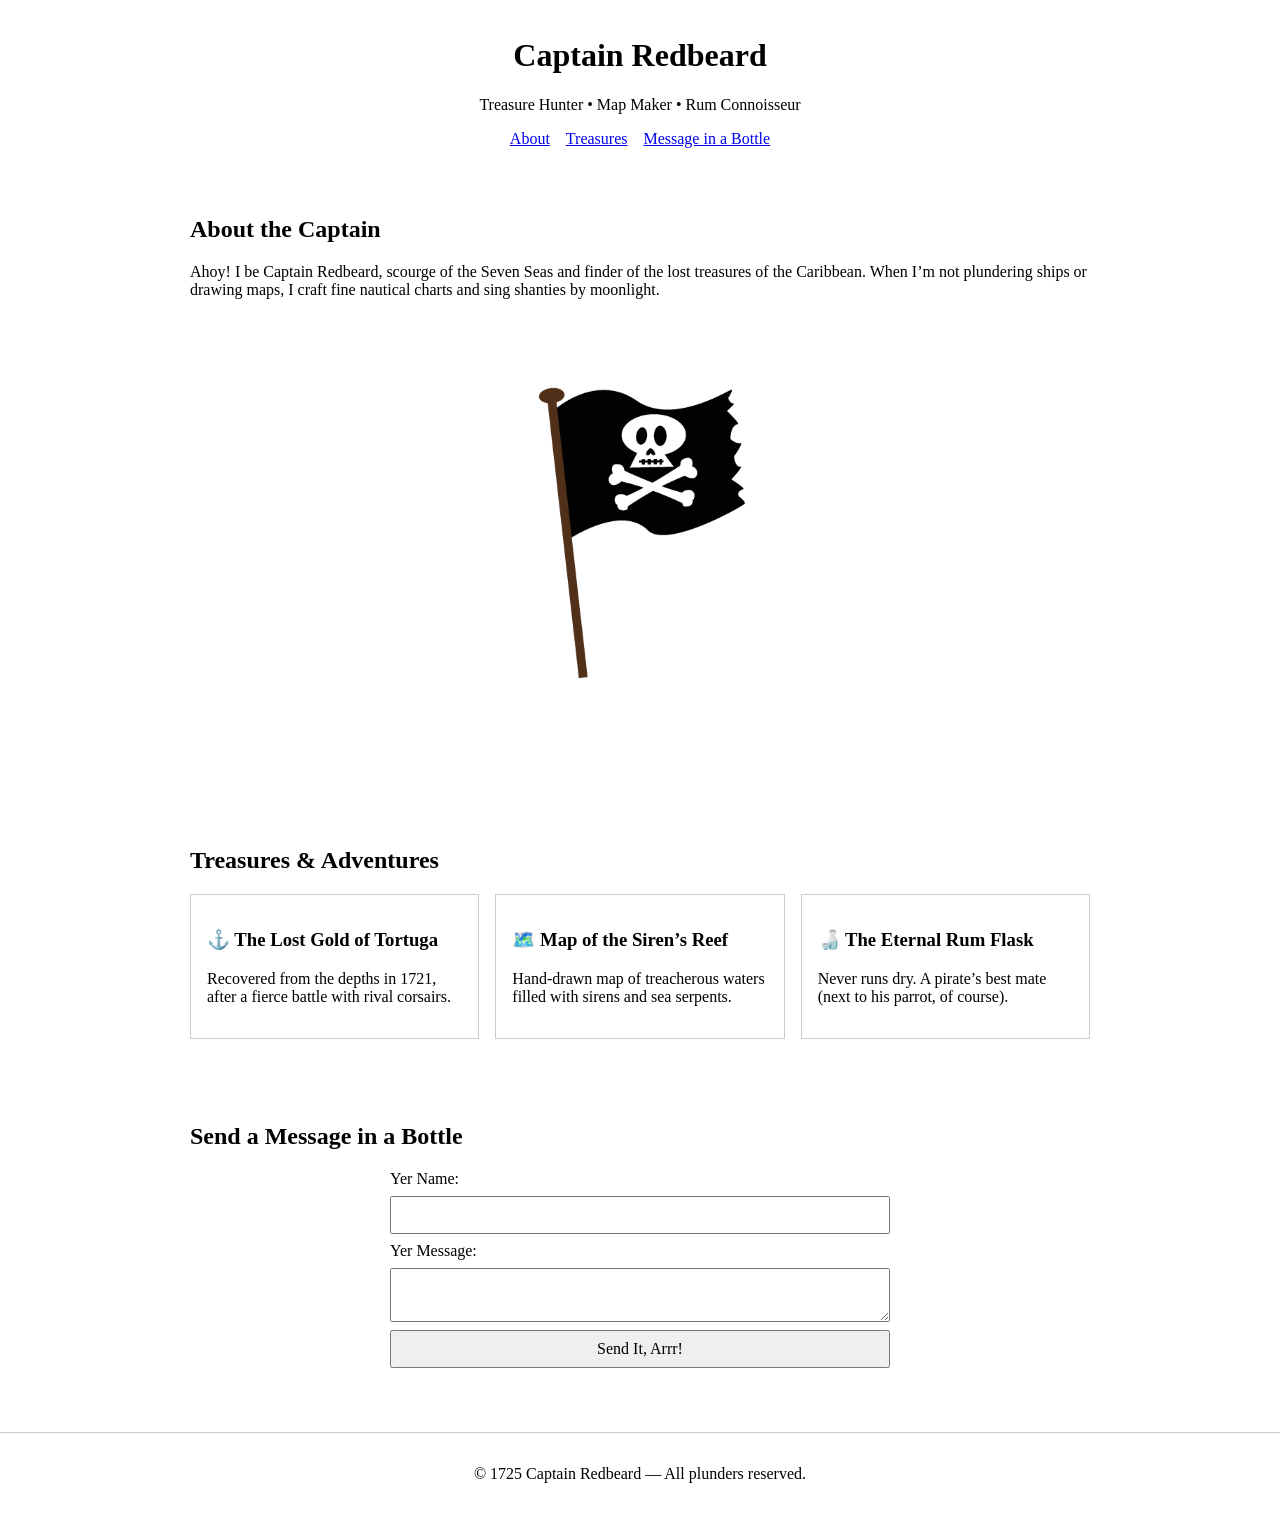
<file: pirate_barebones.html>
<!DOCTYPE html>
<html lang="en">
<head>
  <meta charset="UTF-8" />
  <meta name="viewport" content="width=device-width, initial-scale=1.0" />
  <title>Captain Redbeard’s Portfolio</title>
  <link rel="stylesheet" href="./barebones.css" />
</head>
<body>
  <header>
    <h1>Captain Redbeard</h1>
    <p>Treasure Hunter • Map Maker • Rum Connoisseur</p>
    <nav>
      <a href="#about">About</a>
      <a href="#treasures">Treasures</a>
      <a href="#contact">Message in a Bottle</a>
    </nav>
  </header>

  <section id="about">
    <h2>About the Captain</h2>
    <p>
      Ahoy! I be Captain Redbeard, scourge of the Seven Seas and finder of the lost treasures of the Caribbean.
      When I’m not plundering ships or drawing maps, I craft fine nautical charts and sing shanties by moonlight.
    </p>
    <img src="./flag.png" alt="Pirate flag" class="flag">
  </section>

  <section id="treasures">
    <h2>Treasures & Adventures</h2>
    <div class="treasure-grid">
      <div class="treasure">
        <h3>⚓ The Lost Gold of Tortuga</h3>
        <p>Recovered from the depths in 1721, after a fierce battle with rival corsairs.</p>
      </div>
      <div class="treasure">
        <h3>🗺️ Map of the Siren’s Reef</h3>
        <p>Hand-drawn map of treacherous waters filled with sirens and sea serpents.</p>
      </div>
      <div class="treasure">
        <h3>🍶 The Eternal Rum Flask</h3>
        <p>Never runs dry. A pirate’s best mate (next to his parrot, of course).</p>
      </div>
    </div>
  </section>

  <section id="contact">
    <h2>Send a Message in a Bottle</h2>
    <form id="message-form">
      <label for="name">Yer Name:</label>
      <input type="text" id="name" name="name" required>
      
      <label for="message">Yer Message:</label>
      <textarea id="message" name="message" required></textarea>
      
      <button type="submit">Send It, Arrr!</button>
    </form>
    <p id="response" class="hidden">Yer message be sent across the seas!</p>
  </section>

  <footer>
    <p>© 1725 Captain Redbeard — All plunders reserved.</p>
  </footer>

  <script src="./pirate.js"></script>
</body>
</html>
</file>
<file: pirate.css>
@import url('https://fonts.googleapis.com/css2?family=Pirata+One&family=IM+Fell+English&display=swap');

body {
  margin: 0;
  background: #0b1a24;
  color: #f4e6c1;
  font-family: 'IM Fell English', serif;
  line-height: 1.6;
}

header {
  text-align: center;
  padding: 2em;
  background: #152a38;
  border-bottom: 3px solid #d4af37;
}

header h1 {
  font-family: 'Pirata One', cursive;
  font-size: 3em;
  margin: 0;
}

nav a {
  color: #d4af37;
  margin: 0 10px;
  text-decoration: none;
  font-weight: bold;
}

nav a:hover {
  text-decoration: underline;
}

section {
  padding: 2em;
  max-width: 900px;
  margin: auto;
}

.flag {
  width: 200px;
  display: block;
  margin: 20px auto;
}

.treasure-grid {
  display: grid;
  grid-template-columns: repeat(auto-fit, minmax(250px, 1fr));
  gap: 1.5em;
}

.treasure {
  background: rgba(255, 255, 255, 0.05);
  border: 1px solid #d4af37;
  padding: 1em;
  border-radius: 10px;
}

form {
  display: flex;
  flex-direction: column;
}

input, textarea, button {
  font-family: 'IM Fell English', serif;
  margin: 0.5em 0;
  padding: 0.5em;
  border: 1px solid #d4af37;
  background: #152a38;
  color: #f4e6c1;
}

button {
  cursor: pointer;
  background: #d4af37;
  color: #152a38;
  font-weight: bold;
}

button:hover {
  background: #f4e6c1;
}

.hidden {
  display: none;
}

footer {
  text-align: center;
  padding: 1em;
  background: #152a38;
  border-top: 3px solid #d4af37;
}
</file>
<file: barebones.css>
/* Layout-only CSS: no colors, fonts, or fancy styling */

/* Basic page reset */
body {
  margin: 0;
  padding: 0;
}

/* Header and navigation */
header {
  text-align: center;
  padding: 1em;
}

nav {
  display: flex;
  justify-content: center;
  gap: 1em;
  margin-top: 0.5em;
}

/* Section structure */
section {
  padding: 2em 1em;
  max-width: 900px;
  margin: 0 auto;
}

/* About section image alignment */
.flag {
  display: block;
  margin: 1em auto;
  max-width: 100%;
  transform: scale(.7);
  height: auto;
}

/* Treasures grid layout */
.treasure-grid {
  display: grid;
  grid-template-columns: repeat(auto-fit, minmax(250px, 1fr));
  gap: 1em;
}

.treasure {
  padding: 1em;
  border: 1px solid #ccc;
}

/* Contact form layout */
form {
  display: flex;
  flex-direction: column;
  gap: 0.5em;
  max-width: 500px;
  margin: 0 auto;
}

input, textarea, button {
  padding: 0.5em;
  font: inherit;
}

button {
  cursor: pointer;
}

/* Footer alignment */
footer {
  text-align: center;
  padding: 1em;
  margin-top: 2em;
  border-top: 1px solid #ccc;
}

/* Utility classes */
.hidden {
  display: none;
}
</file>
